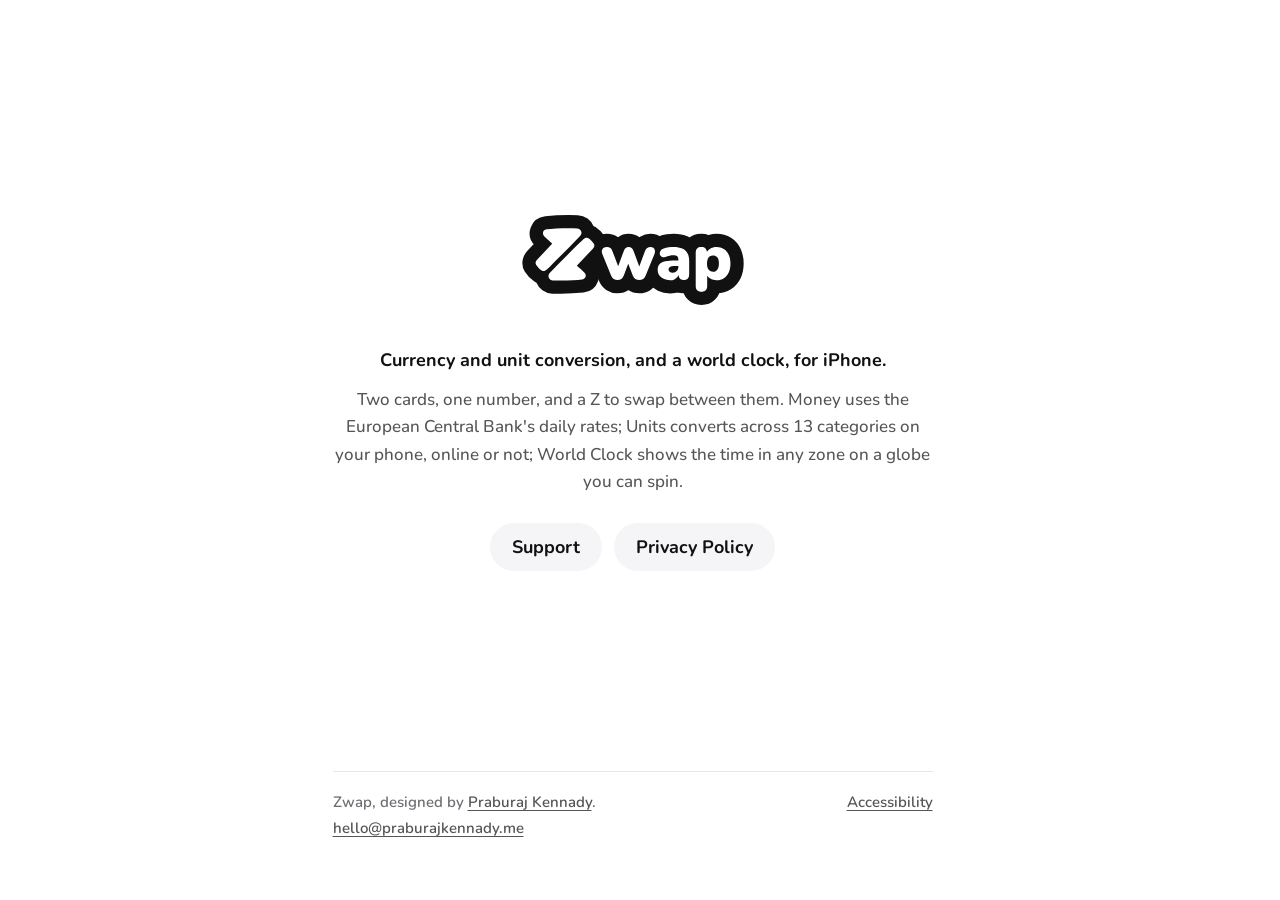
<file: index.html>
<!doctype html>
<html lang="en">
<head>
  <meta charset="utf-8">
  <meta name="viewport" content="width=device-width, initial-scale=1">
  <title>Zwap</title>
  <meta name="description" content="Currency and unit conversion, and a world clock, for iPhone.">
  <meta name="color-scheme" content="light dark">
  <link rel="icon" href="favicon.svg" type="image/svg+xml">
  <link rel="icon" href="favicon.png" type="image/png" sizes="64x64">
  <link rel="apple-touch-icon" href="apple-touch-icon.png">
  <link rel="preload" href="assets/fonts/Nunito-Medium.ttf" as="font" type="font/ttf" crossorigin>
  <link rel="preload" href="assets/fonts/Nunito-SemiBold.ttf" as="font" type="font/ttf" crossorigin>
  <link rel="preload" href="assets/fonts/Nunito-Bold.ttf" as="font" type="font/ttf" crossorigin>
  <link rel="preload" href="assets/fonts/Nunito-ExtraBold.ttf" as="font" type="font/ttf" crossorigin>
  <link rel="preload" href="assets/fonts/Nunito-Black.ttf" as="font" type="font/ttf" crossorigin>
  <link rel="stylesheet" href="assets/site.css">
  <link rel="expect" href="#site-footer" blocking="render">
  <script>
    // Names each change of page for the stylesheet: "zoom" to or from the home page or
    // Accessibility, and "slide-forward" or "slide-backward" between Support and Privacy,
    // the way the nav orders them.
    // The page before is read from the Navigation API, or the referrer; a back or forward
    // step without that API only fades, since the referrer can't say where it came from.
    (() => {
      const order = ["", "support", "privacy", "accessibility"];
      const place = (url) => order.indexOf(new URL(url, location.href).pathname.replace(/index\.html$/, "").split("/").filter(Boolean).pop() || "");
      const named = (from, to) => {
        const zooms = (page) => page === 0 || page === 3;
        return zooms(from) || zooms(to) ? "zoom" : to > from ? "slide-forward" : "slide-backward";
      };
      // Asked each time the page is shown: one the browser kept for Back comes back without
      // this script running again, and its referrer is then the page it first came from.
      let kept = false;
      addEventListener("pageshow", (event) => { kept = kept || event.persisted; });
      const before = () => {
        const activation = window.navigation && navigation.activation;
        const kind = activation ? activation.navigationType : (performance.getEntriesByType("navigation")[0] || {}).type;
        const from = activation ? activation.from && activation.from.url : (kept || kind === "back_forward" ? "" : document.referrer);
        return from && kind !== "reload" && new URL(from).origin === location.origin ? place(from) : -1;
      };
      if (before() >= 0) document.documentElement.dataset.arrived = "site";
      // The header is one fixed layer in every change. Only one scrolled out of view takes no
      // part: it would fly across the page to its place.
      const header = () => {
        const bar = document.querySelector(".site-header");
        const name = bar && bar.getBoundingClientRect().bottom <= 0 ? "none" : "";
        if (bar && bar.style.viewTransitionName !== name) bar.style.viewTransitionName = name;
      };
      // Arc loads no page of this site after the first: the next one is put in place of this
      // one (below). On Prabu's Mac (4 Oct 2026, Arc 1.164, Chromium 153) the whole page
      // blinked each time Arc loaded a page, with a transition and without one; changed in
      // place, it does not. Arc tells pages its theme colours, which is how it is known.
      // Where it does load a page, it gets no transition.
      const arc = () => {
        let known = false;
        try {
          known = sessionStorage.getItem("zwap-arc") === "1" || !!getComputedStyle(document.documentElement).getPropertyValue("--arc-palette-title").trim();
          if (known) sessionStorage.setItem("zwap-arc", "1");
        } catch (error) {}
        return known;
      };
      // Arc's colours reach a page only a second or two after it has loaded (they were still
      // missing 1.4s after a reload), so they are looked for until then, and the answer is
      // kept for the tab: a page loaded again knows at once.
      const looking = setInterval(() => { if (arc() || performance.now() > 5000) clearInterval(looking); }, 250);
      const off = (transition) => { transition.ready.catch(() => {}); transition.skipTransition(); };
      addEventListener("pageswap", (event) => {
        if (!event.viewTransition) return;
        if (arc()) off(event.viewTransition); else header();
      });
      addEventListener("pagereveal", (event) => {
        if (!event.viewTransition) return;
        if (arc()) { off(event.viewTransition); return; }
        header();
        const from = before(), here = place(location.href);
        if (from < 0 || here < 0 || from === here) return;
        event.viewTransition.types.add(named(from, here));
      });

      // A change made in place: the page asked for is fetched, its content takes the place
      // of this page's under the same transition, and the address, the title and the
      // browser's history follow as if it had been loaded. If anything fails, it is loaded.
      if (!window.navigation || !document.startViewTransition || !window.ViewTransition || !("types" in ViewTransition.prototype)) return;
      let shown = place(location.href);
      const pages = new Map();
      const address = (url) => { const at = new URL(url, location.href); return at.origin + at.pathname; };
      const fetched = (url) => {
        if (!pages.has(url)) {
          pages.set(url, fetch(url).then((reply) => reply.ok ? reply.text() : Promise.reject(new Error(reply.status))));
          pages.get(url).catch(() => pages.delete(url));
        }
        return pages.get(url);
      };
      const about = (page) => page.querySelector('meta[name="description"]');
      // A link pointed at or focused has its page fetched ahead, so the change starts at the click.
      const ahead = (event) => {
        const link = event.target.closest && event.target.closest("a[href]");
        if (link && link.origin === location.origin && place(link.href) >= 0 && place(link.href) !== shown && arc()) fetched(address(link.href));
      };
      addEventListener("pointerover", ahead);
      addEventListener("focusin", ahead);
      const change = async (event, there) => {
        try {
          const page = there === shown ? null : new DOMParser().parseFromString(await fetched(address(event.destination.url)), "text/html");
          if (event.signal.aborted) return;
          const next = page && page.querySelector(".page");
          if (page && !next) throw new Error("not a page of this site");
          const update = () => {
            if (next) {
              document.title = page.title;
              if (about(document) && about(page)) about(document).content = about(page).content;
              document.querySelector(".page").replaceWith(next);
              document.documentElement.dataset.arrived = "site";
            }
            // To the top, or back to where the page stood for a step back or forward.
            if (!event.signal.aborted) event.scroll();
            header();
          };
          header();
          const moving = next && !event.hasUAVisualTransition ? document.startViewTransition({ update, types: [named(shown, there)] }) : update();
          shown = there;
          // A change that another one overtakes ends early; that is not an error.
          if (moving) { moving.ready.catch(() => {}); moving.finished.catch(() => {}); await moving.updateCallbackDone; }
          // A loaded page is read from its start. Here focus goes to the new page's heading,
          // so a screen reader says where it now is and reads on from there.
          const heading = document.querySelector("h1");
          if (heading) {
            heading.tabIndex = -1;
            heading.addEventListener("blur", () => heading.removeAttribute("tabindex"), { once: true });
            heading.focus({ preventScroll: true });
          }
        } catch (error) {
          location.reload();
        }
      };
      navigation.addEventListener("navigate", (event) => {
        if (!event.canIntercept || event.hashChange || event.downloadRequest !== null || event.formData || event.navigationType === "reload") return;
        const there = place(event.destination.url);
        // A step back or forward between pages changed in place is answered in any browser:
        // for those the browser moves the address and nothing else. A new change is made in
        // place in Arc alone.
        if (there < 0 || (event.navigationType !== "traverse" && !arc())) return;
        // The address moves before the content does. Until then this page's links, written
        // relative to its own address, keep pointing where they did.
        if (there !== shown) for (const link of document.links) link.href = link.href;
        event.intercept({ scroll: "manual", focusReset: "manual", handler: () => change(event, there) });
      });
    })();
  </script>
</head>
<body>
  <div class="page home">
    
    <main>
      <section class="hero">
        <svg class="mark splash" viewBox="0 0 240 120" aria-hidden="true" focusable="false" xmlns="http://www.w3.org/2000/svg"><g class="splash-outline"><g class="z-travel"><g class="z-bump"><g class="z-turn z-turn-a"><g class="arrow arrow-top"><path d="M64.3334 28.3764C50.9128 27.9279 40.381 28.6226 33.5807 29.3691C30.1637 29.7442 28.681 33.7289 31.1541 36.1922C33.3161 38.3456 35.4899 40.2987 37.1219 41.7125C37.9383 42.4197 38.6202 42.9927 39.0983 43.3895C39.1771 43.4548 39.2504 43.5154 39.3178 43.5711L24.0564 59.7876C22.8589 61.06 22.0329 63.0002 23.0834 64.7646C24.3406 66.8761 26.6939 69.2797 28.7665 70.5941C30.5519 71.7264 32.5387 70.8611 33.8166 69.5915C35.1333 68.2834 36.4634 66.9638 37.8037 65.6343C47.4981 56.0169 57.7289 45.8672 67.3013 35.6999C69.872 32.9695 68.0882 28.5019 64.3334 28.3764Z"/></g><g class="arrow arrow-bottom"><path d="M69.1455 79.476C62.5588 80.1867 52.4617 80.8385 39.6359 80.4242C35.874 80.3025 34.0945 75.8255 36.6783 73.0994C46.3507 62.894 57.1634 52.2157 66.9242 42.5762C68.0821 41.4328 69.2337 40.2953 70.3584 39.1836C71.6357 37.9209 73.6181 37.0643 75.3951 38.1996C77.3741 39.4639 79.6025 41.7252 80.8283 43.7336C81.9057 45.4992 81.0743 47.4535 79.8649 48.728L63.7836 65.6752L63.9621 65.8221C64.4172 66.1975 65.0665 66.7404 65.8455 67.4109C67.4026 68.7513 69.4808 70.6055 71.5606 72.6567C74.0518 75.1137 72.5702 79.1066 69.1455 79.476Z"/></g></g><g class="z-turn z-turn-b"><path d="M64.3334 28.3764C50.9128 27.9279 40.381 28.6226 33.5807 29.3691C30.1637 29.7442 28.681 33.7289 31.1541 36.1922C33.3161 38.3456 35.4899 40.2987 37.1219 41.7125C37.9383 42.4197 38.6202 42.9927 39.0983 43.3895C39.1771 43.4548 39.2504 43.5154 39.3178 43.5711L24.0564 59.7876C22.8589 61.06 22.0329 63.0002 23.0834 64.7646C24.3406 66.8761 26.6939 69.2797 28.7665 70.5941C30.5519 71.7264 32.5387 70.8611 33.8166 69.5915C35.1333 68.2834 36.4634 66.9638 37.8037 65.6343C47.4981 56.0169 57.7289 45.8672 67.3013 35.6999C69.872 32.9695 68.0882 28.5019 64.3334 28.3764Z"/><path d="M69.1455 79.476C62.5588 80.1867 52.4617 80.8385 39.6359 80.4242C35.874 80.3025 34.0945 75.8255 36.6783 73.0994C46.3507 62.894 57.1634 52.2157 66.9242 42.5762C68.0821 41.4328 69.2337 40.2953 70.3584 39.1836C71.6357 37.9209 73.6181 37.0643 75.3951 38.1996C77.3741 39.4639 79.6025 41.7252 80.8283 43.7336C81.9057 45.4992 81.0743 47.4535 79.8649 48.728L63.7836 65.6752L63.9621 65.8221C64.4172 66.1975 65.0665 66.7404 65.8455 67.4109C67.4026 68.7513 69.4808 70.6055 71.5606 72.6567C74.0518 75.1137 72.5702 79.1066 69.1455 79.476Z"/></g></g></g><g class="bloom l-w"><path d="M126.274 66.4234L120.342 50.4195C119.912 49.2962 119.332 48.4538 118.601 47.8921C117.871 47.3305 116.883 47.0497 115.637 47.0497C114.476 47.0497 113.509 47.3305 112.736 47.8921C112.006 48.4106 111.425 49.253 110.996 50.4195L105.155 66.1758L99.6518 51.6508C98.9642 49.8363 98.1908 48.6266 97.3314 48.0217C96.472 47.3737 95.3763 47.0497 94.0442 47.0497C92.4973 47.0497 91.2727 47.3953 90.3703 48.0865C89.5109 48.7346 88.9953 49.6202 88.8234 50.7435C88.6515 51.8236 88.8449 53.0333 89.4035 54.3726L98.1693 75.6932C98.8139 77.2053 99.6733 78.3286 100.747 79.0631C101.822 79.7543 103.089 80.1 104.55 80.1C106.054 80.1 107.322 79.7327 108.353 78.9983C109.384 78.2206 110.201 77.0541 110.802 75.4988L115.21 63.8648L119.89 75.6284C120.535 77.1405 121.373 78.2638 122.404 78.9983C123.478 79.7327 124.768 80.1 126.271 80.1C127.732 80.1 129 79.7327 130.074 78.9983C131.149 78.2638 131.986 77.1405 132.588 75.6284L141.289 54.4374C141.848 53.1413 142.063 51.9316 141.934 50.8083C141.848 49.685 141.418 48.7778 140.645 48.0865C139.871 47.3953 138.754 47.0497 137.293 47.0497C136.219 47.0497 135.209 47.3521 134.264 47.9569C133.319 48.5186 132.545 49.6202 131.944 51.262L126.274 66.4234Z"/></g><g class="bloom l-a"><path d="M166.839 78.6094C166.053 77.7434 165.609 76.5327 165.508 74.9773C165.243 75.7446 164.87 76.4369 164.39 77.0541C163.616 78.0478 162.607 78.8255 161.36 79.3871C160.114 79.9487 158.696 80.2296 157.106 80.2296C154.657 80.2296 152.487 79.7759 150.597 78.8687C148.749 77.9614 147.288 76.7301 146.214 75.1748C145.182 73.5763 144.667 71.7618 144.667 69.7312C144.667 67.3983 145.268 65.5621 146.471 64.2228C147.675 62.8836 149.608 61.9331 152.272 61.3715C154.936 60.7666 158.481 60.4642 162.907 60.4642H165.357V59.5569C165.357 58.0016 164.948 56.8999 164.132 56.2519C163.359 55.6039 162.005 55.2798 160.071 55.2798C159.04 55.2798 157.88 55.4094 156.591 55.6687C155.302 55.8847 153.862 56.2951 152.272 56.8999C151.112 57.332 150.124 57.3968 149.307 57.0944C148.491 56.7919 147.846 56.2735 147.374 55.5391C146.944 54.8046 146.729 54.0053 146.729 53.1413C146.772 52.2772 147.052 51.4564 147.567 50.6787C148.126 49.9011 148.964 49.2962 150.081 48.8642C152.143 48.0865 154.034 47.5681 155.753 47.3089C157.515 47.0497 159.126 46.9201 160.587 46.9201C164.111 46.9201 167.011 47.4385 169.288 48.4754C171.609 49.469 173.328 51.0243 174.445 53.1413C175.605 55.215 176.185 57.8936 176.185 61.177V74.2675C176.185 76.1685 175.734 77.6158 174.831 78.6094C173.929 79.6031 172.619 80.1 170.9 80.1C169.138 80.1 167.784 79.6031 166.839 78.6094ZM158.718 66.2966C159.835 66.0374 161.232 65.9078 162.907 65.9078H165.357V67.0742C165.357 68.1975 165.099 69.1912 164.583 70.0553C164.068 70.8761 163.38 71.5242 162.521 71.9994C161.704 72.4746 160.759 72.7122 159.685 72.7122C158.353 72.7122 157.321 72.3882 156.591 71.7402C155.903 71.0921 155.56 70.2713 155.56 69.2776C155.56 68.4999 155.817 67.8735 156.333 67.3983C156.849 66.8798 157.644 66.5126 158.718 66.2966Z"/></g><g class="bloom l-p"><path d="M192.515 48.5402C193.325 49.3542 193.803 50.4583 193.949 51.8523C194.642 50.6122 195.668 49.573 197.027 48.7346C198.961 47.5249 201.152 46.9201 203.601 46.9201C206.351 46.9201 208.758 47.5897 210.82 48.929C212.926 50.2683 214.559 52.1692 215.719 54.6318C216.879 57.0944 217.459 60.0754 217.459 63.5748C217.459 66.9878 216.879 69.9472 215.719 72.453C214.559 74.9588 212.926 76.8813 210.82 78.2206C208.758 79.5599 206.351 80.2296 203.601 80.2296C201.238 80.2296 199.111 79.6679 197.22 78.5446C195.912 77.7675 194.903 76.825 194.191 75.7171V85.9323C194.191 87.8333 193.675 89.2806 192.644 90.2743C191.656 91.2679 190.238 91.7648 188.39 91.7648C186.585 91.7648 185.189 91.2679 184.201 90.2743C183.212 89.2806 182.718 87.8333 182.718 85.9323V52.8173C182.718 50.9595 183.191 49.5338 184.136 48.5402C185.124 47.5465 186.521 47.0497 188.326 47.0497C190.173 47.0497 191.57 47.5465 192.515 48.5402ZM203.021 70.8977C202.162 71.4593 201.152 71.7402 199.992 71.7402C198.23 71.7402 196.791 71.0921 195.673 69.796C194.556 68.4999 193.998 66.4262 193.998 63.5748C193.998 61.6307 194.255 60.0754 194.771 58.9089C195.287 57.6992 195.996 56.8135 196.898 56.2519C197.8 55.6903 198.832 55.4094 199.992 55.4094C201.711 55.4094 203.129 56.0575 204.246 57.3536C205.363 58.6065 205.922 60.6802 205.922 63.5748C205.922 65.4757 205.664 67.031 205.148 68.2407C204.633 69.4072 203.924 70.2929 203.021 70.8977Z"/></g></g><g class="splash-fill"><g class="bloom l-w"><path fill-rule="evenodd" d="M126.274 66.4234L120.342 50.4195C119.912 49.2962 119.332 48.4538 118.601 47.8921C117.871 47.3305 116.883 47.0497 115.637 47.0497C114.476 47.0497 113.509 47.3305 112.736 47.8921C112.006 48.4106 111.425 49.253 110.996 50.4195L105.155 66.1758L99.6518 51.6508C98.9642 49.8363 98.1908 48.6266 97.3314 48.0217C96.472 47.3737 95.3763 47.0497 94.0442 47.0497C92.4973 47.0497 91.2727 47.3953 90.3703 48.0865C89.5109 48.7346 88.9953 49.6202 88.8234 50.7435C88.6515 51.8236 88.8449 53.0333 89.4035 54.3726L98.1693 75.6932C98.8139 77.2053 99.6733 78.3286 100.747 79.0631C101.822 79.7543 103.089 80.1 104.55 80.1C106.054 80.1 107.322 79.7327 108.353 78.9983C109.384 78.2206 110.201 77.0541 110.802 75.4988L115.21 63.8648L119.89 75.6284C120.535 77.1405 121.373 78.2638 122.404 78.9983C123.478 79.7327 124.768 80.1 126.271 80.1C127.732 80.1 129 79.7327 130.074 78.9983C131.149 78.2638 131.986 77.1405 132.588 75.6284L141.289 54.4374C141.848 53.1413 142.063 51.9316 141.934 50.8083C141.848 49.685 141.418 48.7778 140.645 48.0865C139.871 47.3953 138.754 47.0497 137.293 47.0497C136.219 47.0497 135.209 47.3521 134.264 47.9569C133.319 48.5186 132.545 49.6202 131.944 51.262L126.274 66.4234Z"/></g><g class="bloom l-a"><path fill-rule="evenodd" d="M166.839 78.6094C166.053 77.7434 165.609 76.5327 165.508 74.9773C165.243 75.7446 164.87 76.4369 164.39 77.0541C163.616 78.0478 162.607 78.8255 161.36 79.3871C160.114 79.9487 158.696 80.2296 157.106 80.2296C154.657 80.2296 152.487 79.7759 150.597 78.8687C148.749 77.9614 147.288 76.7301 146.214 75.1748C145.182 73.5763 144.667 71.7618 144.667 69.7312C144.667 67.3983 145.268 65.5621 146.471 64.2228C147.675 62.8836 149.608 61.9331 152.272 61.3715C154.936 60.7666 158.481 60.4642 162.907 60.4642H165.357V59.5569C165.357 58.0016 164.948 56.8999 164.132 56.2519C163.359 55.6039 162.005 55.2798 160.071 55.2798C159.04 55.2798 157.88 55.4094 156.591 55.6687C155.302 55.8847 153.862 56.2951 152.272 56.8999C151.112 57.332 150.124 57.3968 149.307 57.0944C148.491 56.7919 147.846 56.2735 147.374 55.5391C146.944 54.8046 146.729 54.0053 146.729 53.1413C146.772 52.2772 147.052 51.4564 147.567 50.6787C148.126 49.9011 148.964 49.2962 150.081 48.8642C152.143 48.0865 154.034 47.5681 155.753 47.3089C157.515 47.0497 159.126 46.9201 160.587 46.9201C164.111 46.9201 167.011 47.4385 169.288 48.4754C171.609 49.469 173.328 51.0243 174.445 53.1413C175.605 55.215 176.185 57.8936 176.185 61.177V74.2675C176.185 76.1685 175.734 77.6158 174.831 78.6094C173.929 79.6031 172.619 80.1 170.9 80.1C169.138 80.1 167.784 79.6031 166.839 78.6094ZM158.718 66.2966C159.835 66.0374 161.232 65.9078 162.907 65.9078H165.357V67.0742C165.357 68.1975 165.099 69.1912 164.583 70.0553C164.068 70.8761 163.38 71.5242 162.521 71.9994C161.704 72.4746 160.759 72.7122 159.685 72.7122C158.353 72.7122 157.321 72.3882 156.591 71.7402C155.903 71.0921 155.56 70.2713 155.56 69.2776C155.56 68.4999 155.817 67.8735 156.333 67.3983C156.849 66.8798 157.644 66.5126 158.718 66.2966Z"/></g><g class="bloom l-p"><path fill-rule="evenodd" d="M192.515 48.5402C193.325 49.3542 193.803 50.4583 193.949 51.8523C194.642 50.6122 195.668 49.573 197.027 48.7346C198.961 47.5249 201.152 46.9201 203.601 46.9201C206.351 46.9201 208.758 47.5897 210.82 48.929C212.926 50.2683 214.559 52.1692 215.719 54.6318C216.879 57.0944 217.459 60.0754 217.459 63.5748C217.459 66.9878 216.879 69.9472 215.719 72.453C214.559 74.9588 212.926 76.8813 210.82 78.2206C208.758 79.5599 206.351 80.2296 203.601 80.2296C201.238 80.2296 199.111 79.6679 197.22 78.5446C195.912 77.7675 194.903 76.825 194.191 75.7171V85.9323C194.191 87.8333 193.675 89.2806 192.644 90.2743C191.656 91.2679 190.238 91.7648 188.39 91.7648C186.585 91.7648 185.189 91.2679 184.201 90.2743C183.212 89.2806 182.718 87.8333 182.718 85.9323V52.8173C182.718 50.9595 183.191 49.5338 184.136 48.5402C185.124 47.5465 186.521 47.0497 188.326 47.0497C190.173 47.0497 191.57 47.5465 192.515 48.5402ZM203.021 70.8977C202.162 71.4593 201.152 71.7402 199.992 71.7402C198.23 71.7402 196.791 71.0921 195.673 69.796C194.556 68.4999 193.998 66.4262 193.998 63.5748C193.998 61.6307 194.255 60.0754 194.771 58.9089C195.287 57.6992 195.996 56.8135 196.898 56.2519C197.8 55.6903 198.832 55.4094 199.992 55.4094C201.711 55.4094 203.129 56.0575 204.246 57.3536C205.363 58.6065 205.922 60.6802 205.922 63.5748C205.922 65.4757 205.664 67.031 205.148 68.2407C204.633 69.4072 203.924 70.2929 203.021 70.8977Z"/></g><g class="z-travel"><g class="z-bump"><g class="z-turn z-turn-a"><g class="arrow arrow-top"><path d="M64.3334 28.3764C50.9128 27.9279 40.381 28.6226 33.5807 29.3691C30.1637 29.7442 28.681 33.7289 31.1541 36.1922C33.3161 38.3456 35.4899 40.2987 37.1219 41.7125C37.9383 42.4197 38.6202 42.9927 39.0983 43.3895C39.1771 43.4548 39.2504 43.5154 39.3178 43.5711L24.0564 59.7876C22.8589 61.06 22.0329 63.0002 23.0834 64.7646C24.3406 66.8761 26.6939 69.2797 28.7665 70.5941C30.5519 71.7264 32.5387 70.8611 33.8166 69.5915C35.1333 68.2834 36.4634 66.9638 37.8037 65.6343C47.4981 56.0169 57.7289 45.8672 67.3013 35.6999C69.872 32.9695 68.0882 28.5019 64.3334 28.3764Z"/></g><g class="arrow arrow-bottom"><path d="M69.1455 79.476C62.5588 80.1867 52.4617 80.8385 39.6359 80.4242C35.874 80.3025 34.0945 75.8255 36.6783 73.0994C46.3507 62.894 57.1634 52.2157 66.9242 42.5762C68.0821 41.4328 69.2337 40.2953 70.3584 39.1836C71.6357 37.9209 73.6181 37.0643 75.3951 38.1996C77.3741 39.4639 79.6025 41.7252 80.8283 43.7336C81.9057 45.4992 81.0743 47.4535 79.8649 48.728L63.7836 65.6752L63.9621 65.8221C64.4172 66.1975 65.0665 66.7404 65.8455 67.4109C67.4026 68.7513 69.4808 70.6055 71.5606 72.6567C74.0518 75.1137 72.5702 79.1066 69.1455 79.476Z"/></g></g><g class="z-turn z-turn-b"><path d="M64.3334 28.3764C50.9128 27.9279 40.381 28.6226 33.5807 29.3691C30.1637 29.7442 28.681 33.7289 31.1541 36.1922C33.3161 38.3456 35.4899 40.2987 37.1219 41.7125C37.9383 42.4197 38.6202 42.9927 39.0983 43.3895C39.1771 43.4548 39.2504 43.5154 39.3178 43.5711L24.0564 59.7876C22.8589 61.06 22.0329 63.0002 23.0834 64.7646C24.3406 66.8761 26.6939 69.2797 28.7665 70.5941C30.5519 71.7264 32.5387 70.8611 33.8166 69.5915C35.1333 68.2834 36.4634 66.9638 37.8037 65.6343C47.4981 56.0169 57.7289 45.8672 67.3013 35.6999C69.872 32.9695 68.0882 28.5019 64.3334 28.3764Z"/><path d="M69.1455 79.476C62.5588 80.1867 52.4617 80.8385 39.6359 80.4242C35.874 80.3025 34.0945 75.8255 36.6783 73.0994C46.3507 62.894 57.1634 52.2157 66.9242 42.5762C68.0821 41.4328 69.2337 40.2953 70.3584 39.1836C71.6357 37.9209 73.6181 37.0643 75.3951 38.1996C77.3741 39.4639 79.6025 41.7252 80.8283 43.7336C81.9057 45.4992 81.0743 47.4535 79.8649 48.728L63.7836 65.6752L63.9621 65.8221C64.4172 66.1975 65.0665 66.7404 65.8455 67.4109C67.4026 68.7513 69.4808 70.6055 71.5606 72.6567C74.0518 75.1137 72.5702 79.1066 69.1455 79.476Z"/></g></g></g></g></svg>
        <h1>Zwap</h1>
        <p class="lede">Currency and unit conversion, and a world clock, for iPhone.</p>
        <p>Two cards, one number, and a Z to swap between them. Money uses the European Central Bank's daily rates; Units converts across 13 categories on your phone, online or not; World Clock shows the time in any zone on a globe you can spin.</p>
        <nav class="links" aria-label="Zwap pages"><a href="support/">Support</a><a href="privacy/">Privacy Policy</a></nav>
      </section>
    </main>
    <footer class="site-footer" id="site-footer">
      <p>Zwap, designed by <a href="https://praburajkennady.me">Praburaj Kennady</a>.</p>
      <p><a href="mailto:hello@praburajkennady.me">hello@praburajkennady.me</a></p>
      <p class="footer-pages"><a href="accessibility/">Accessibility</a></p>
    </footer>
  </div>
</body>
</html>
</file>
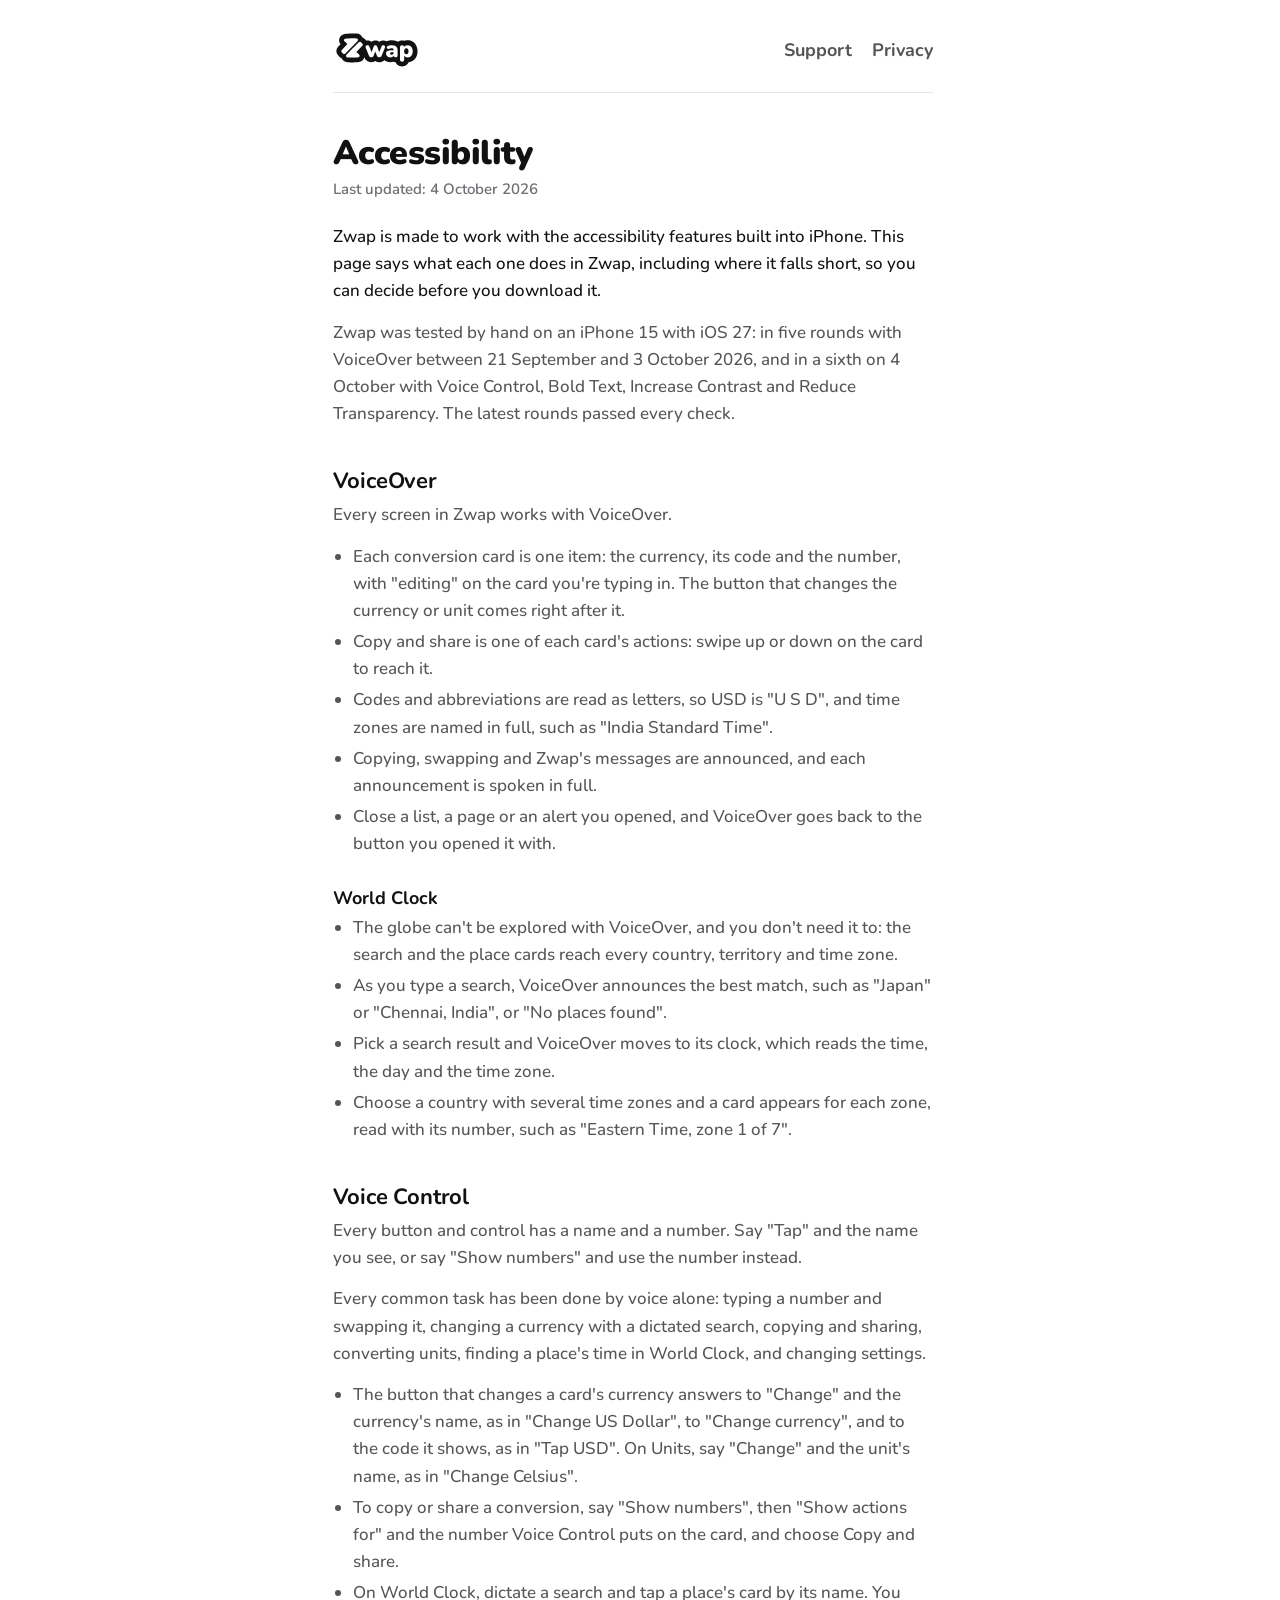
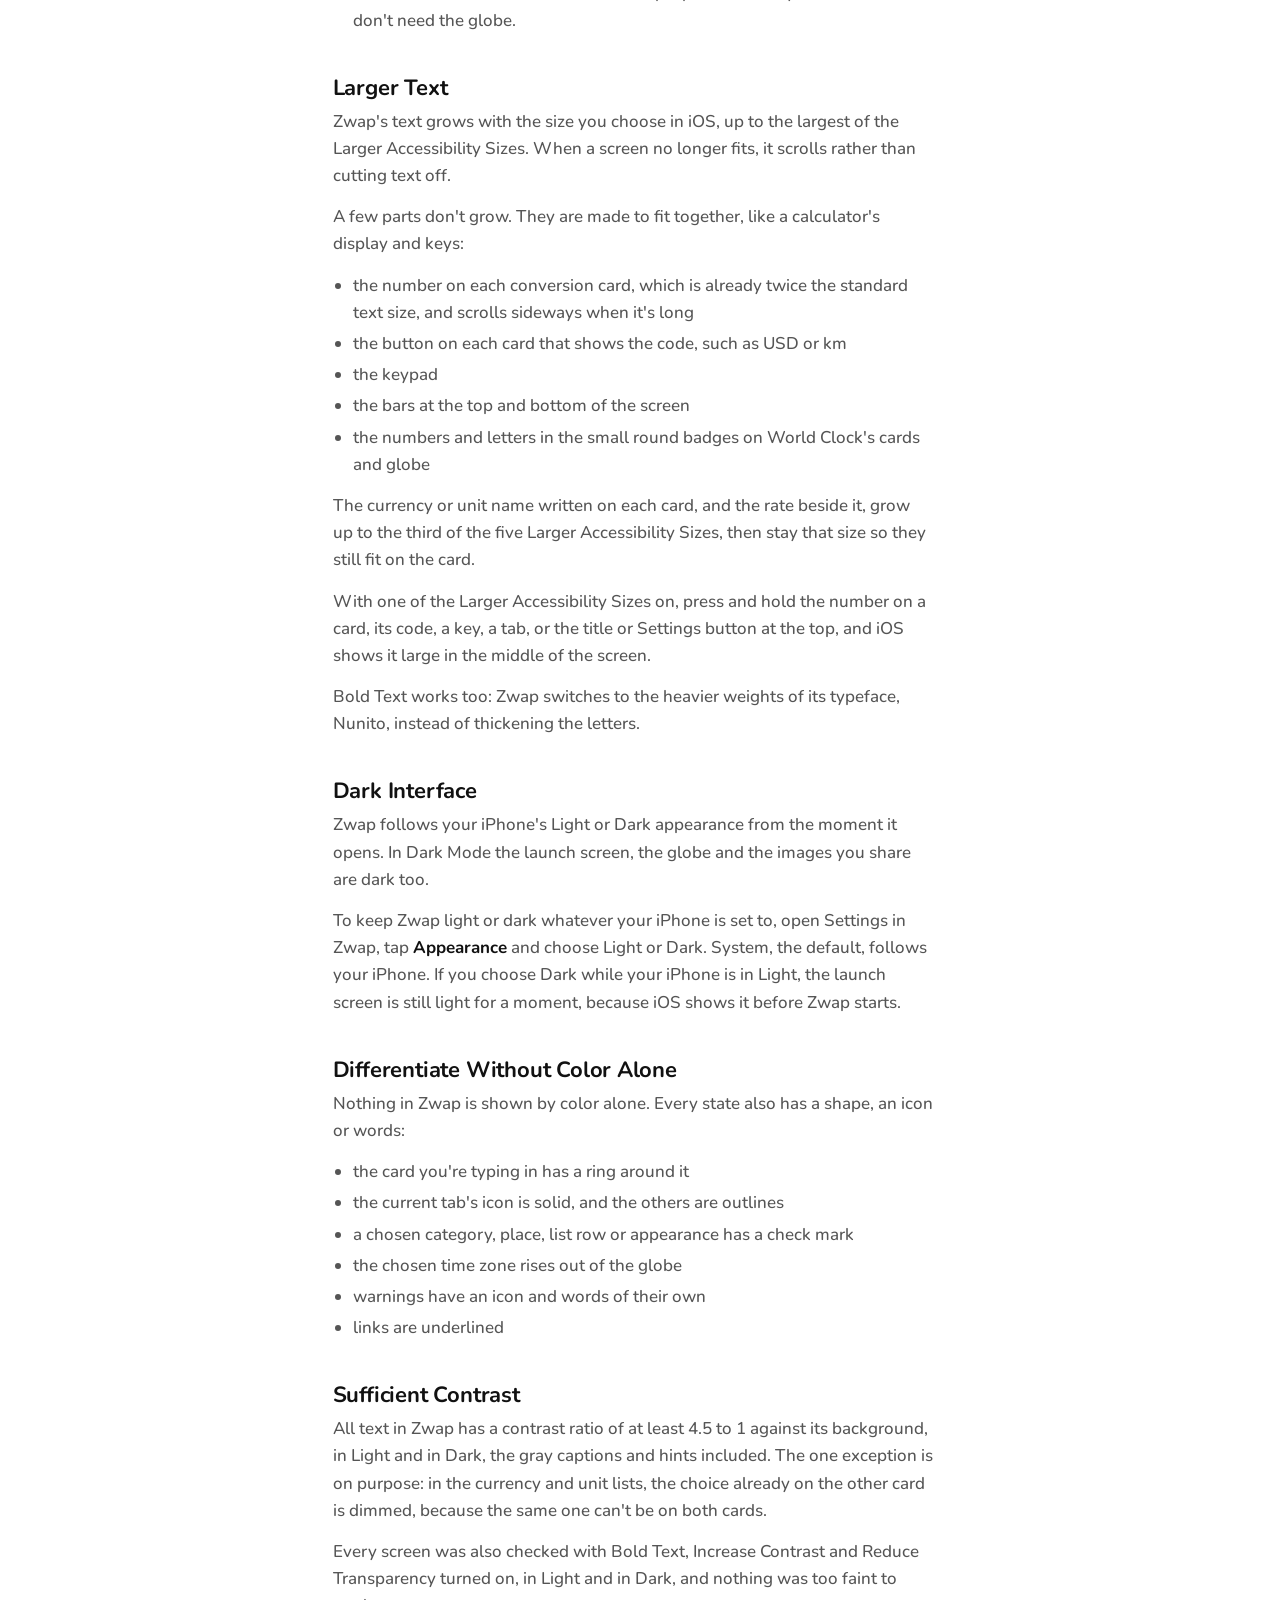
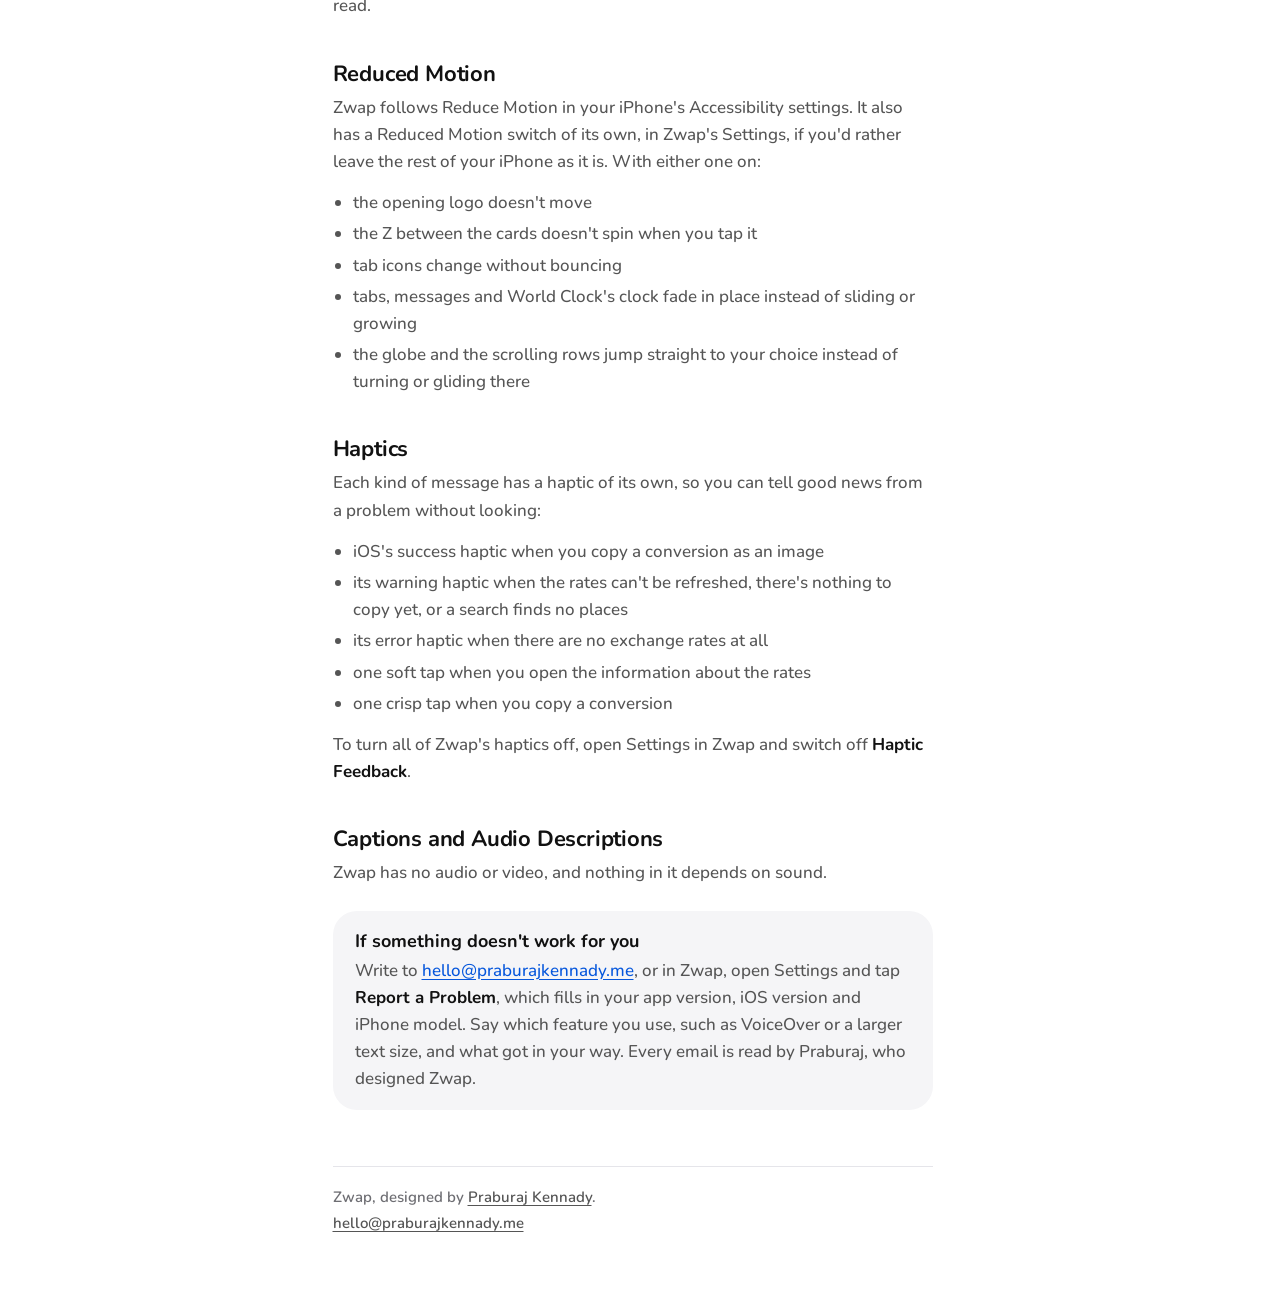
<file: accessibility/index.html>
<!doctype html>
<html lang="en">
<head>
  <meta charset="utf-8">
  <meta name="viewport" content="width=device-width, initial-scale=1">
  <title>Zwap Accessibility</title>
  <meta name="description" content="How Zwap works with VoiceOver, Voice Control, larger text and the other accessibility features of iPhone.">
  <meta name="color-scheme" content="light dark">
  <link rel="icon" href="../favicon.svg" type="image/svg+xml">
  <link rel="icon" href="../favicon.png" type="image/png" sizes="64x64">
  <link rel="apple-touch-icon" href="../apple-touch-icon.png">
  <link rel="preload" href="../assets/fonts/Nunito-Medium.ttf" as="font" type="font/ttf" crossorigin>
  <link rel="preload" href="../assets/fonts/Nunito-SemiBold.ttf" as="font" type="font/ttf" crossorigin>
  <link rel="preload" href="../assets/fonts/Nunito-Bold.ttf" as="font" type="font/ttf" crossorigin>
  <link rel="preload" href="../assets/fonts/Nunito-ExtraBold.ttf" as="font" type="font/ttf" crossorigin>
  <link rel="preload" href="../assets/fonts/Nunito-Black.ttf" as="font" type="font/ttf" crossorigin>
  <link rel="stylesheet" href="../assets/site.css">
  <link rel="expect" href="#site-footer" blocking="render">
  <script>
    // Names each change of page for the stylesheet: "zoom" to or from the home page or
    // Accessibility, and "slide-forward" or "slide-backward" between Support and Privacy,
    // the way the nav orders them.
    // The page before is read from the Navigation API, or the referrer; a back or forward
    // step without that API only fades, since the referrer can't say where it came from.
    (() => {
      const order = ["", "support", "privacy", "accessibility"];
      const place = (url) => order.indexOf(new URL(url, location.href).pathname.replace(/index\.html$/, "").split("/").filter(Boolean).pop() || "");
      const named = (from, to) => {
        const zooms = (page) => page === 0 || page === 3;
        return zooms(from) || zooms(to) ? "zoom" : to > from ? "slide-forward" : "slide-backward";
      };
      // Asked each time the page is shown: one the browser kept for Back comes back without
      // this script running again, and its referrer is then the page it first came from.
      let kept = false;
      addEventListener("pageshow", (event) => { kept = kept || event.persisted; });
      const before = () => {
        const activation = window.navigation && navigation.activation;
        const kind = activation ? activation.navigationType : (performance.getEntriesByType("navigation")[0] || {}).type;
        const from = activation ? activation.from && activation.from.url : (kept || kind === "back_forward" ? "" : document.referrer);
        return from && kind !== "reload" && new URL(from).origin === location.origin ? place(from) : -1;
      };
      if (before() >= 0) document.documentElement.dataset.arrived = "site";
      // The header is one fixed layer in every change. Only one scrolled out of view takes no
      // part: it would fly across the page to its place.
      const header = () => {
        const bar = document.querySelector(".site-header");
        const name = bar && bar.getBoundingClientRect().bottom <= 0 ? "none" : "";
        if (bar && bar.style.viewTransitionName !== name) bar.style.viewTransitionName = name;
      };
      // Arc loads no page of this site after the first: the next one is put in place of this
      // one (below). On Prabu's Mac (4 Oct 2026, Arc 1.164, Chromium 153) the whole page
      // blinked each time Arc loaded a page, with a transition and without one; changed in
      // place, it does not. Arc tells pages its theme colours, which is how it is known.
      // Where it does load a page, it gets no transition.
      const arc = () => {
        let known = false;
        try {
          known = sessionStorage.getItem("zwap-arc") === "1" || !!getComputedStyle(document.documentElement).getPropertyValue("--arc-palette-title").trim();
          if (known) sessionStorage.setItem("zwap-arc", "1");
        } catch (error) {}
        return known;
      };
      // Arc's colours reach a page only a second or two after it has loaded (they were still
      // missing 1.4s after a reload), so they are looked for until then, and the answer is
      // kept for the tab: a page loaded again knows at once.
      const looking = setInterval(() => { if (arc() || performance.now() > 5000) clearInterval(looking); }, 250);
      const off = (transition) => { transition.ready.catch(() => {}); transition.skipTransition(); };
      addEventListener("pageswap", (event) => {
        if (!event.viewTransition) return;
        if (arc()) off(event.viewTransition); else header();
      });
      addEventListener("pagereveal", (event) => {
        if (!event.viewTransition) return;
        if (arc()) { off(event.viewTransition); return; }
        header();
        const from = before(), here = place(location.href);
        if (from < 0 || here < 0 || from === here) return;
        event.viewTransition.types.add(named(from, here));
      });

      // A change made in place: the page asked for is fetched, its content takes the place
      // of this page's under the same transition, and the address, the title and the
      // browser's history follow as if it had been loaded. If anything fails, it is loaded.
      if (!window.navigation || !document.startViewTransition || !window.ViewTransition || !("types" in ViewTransition.prototype)) return;
      let shown = place(location.href);
      const pages = new Map();
      const address = (url) => { const at = new URL(url, location.href); return at.origin + at.pathname; };
      const fetched = (url) => {
        if (!pages.has(url)) {
          pages.set(url, fetch(url).then((reply) => reply.ok ? reply.text() : Promise.reject(new Error(reply.status))));
          pages.get(url).catch(() => pages.delete(url));
        }
        return pages.get(url);
      };
      const about = (page) => page.querySelector('meta[name="description"]');
      // A link pointed at or focused has its page fetched ahead, so the change starts at the click.
      const ahead = (event) => {
        const link = event.target.closest && event.target.closest("a[href]");
        if (link && link.origin === location.origin && place(link.href) >= 0 && place(link.href) !== shown && arc()) fetched(address(link.href));
      };
      addEventListener("pointerover", ahead);
      addEventListener("focusin", ahead);
      const change = async (event, there) => {
        try {
          const page = there === shown ? null : new DOMParser().parseFromString(await fetched(address(event.destination.url)), "text/html");
          if (event.signal.aborted) return;
          const next = page && page.querySelector(".page");
          if (page && !next) throw new Error("not a page of this site");
          const update = () => {
            if (next) {
              document.title = page.title;
              if (about(document) && about(page)) about(document).content = about(page).content;
              document.querySelector(".page").replaceWith(next);
              document.documentElement.dataset.arrived = "site";
            }
            // To the top, or back to where the page stood for a step back or forward.
            if (!event.signal.aborted) event.scroll();
            header();
          };
          header();
          const moving = next && !event.hasUAVisualTransition ? document.startViewTransition({ update, types: [named(shown, there)] }) : update();
          shown = there;
          // A change that another one overtakes ends early; that is not an error.
          if (moving) { moving.ready.catch(() => {}); moving.finished.catch(() => {}); await moving.updateCallbackDone; }
          // A loaded page is read from its start. Here focus goes to the new page's heading,
          // so a screen reader says where it now is and reads on from there.
          const heading = document.querySelector("h1");
          if (heading) {
            heading.tabIndex = -1;
            heading.addEventListener("blur", () => heading.removeAttribute("tabindex"), { once: true });
            heading.focus({ preventScroll: true });
          }
        } catch (error) {
          location.reload();
        }
      };
      navigation.addEventListener("navigate", (event) => {
        if (!event.canIntercept || event.hashChange || event.downloadRequest !== null || event.formData || event.navigationType === "reload") return;
        const there = place(event.destination.url);
        // A step back or forward between pages changed in place is answered in any browser:
        // for those the browser moves the address and nothing else. A new change is made in
        // place in Arc alone.
        if (there < 0 || (event.navigationType !== "traverse" && !arc())) return;
        // The address moves before the content does. Until then this page's links, written
        // relative to its own address, keep pointing where they did.
        if (there !== shown) for (const link of document.links) link.href = link.href;
        event.intercept({ scroll: "manual", focusReset: "manual", handler: () => change(event, there) });
      });
    })();
  </script>
</head>
<body>
  <div class="page">
    <header class="site-header">
      <a class="home-link" href="../" aria-label="Zwap home"><svg class="mark" viewBox="0 0 240 120" role="img" aria-label="Zwap" xmlns="http://www.w3.org/2000/svg"><path d="M35.0917 15.9143C42.3565 15.2399 52.4405 14.737 64.7718 15.1491C72.3185 15.4014 77.8459 19.9722 80.2882 25.8434C80.7121 26.04 81.1408 26.2529 81.5688 26.4949L82.4585 27.03L83.1399 27.4798C85.6836 29.2228 88.1925 31.6017 90.1961 34.1569C91.5562 33.9095 92.8597 33.8131 94.0456 33.8131L94.7039 33.8235C97.9224 33.926 101.56 34.8036 104.879 37.1814C104.901 37.1965 104.925 37.2103 104.946 37.2254C105.004 37.183 105.062 37.1406 105.121 37.0987C108.562 34.634 112.349 33.8131 115.638 33.8131L116.852 33.8493C119.743 34.0209 123.247 34.8544 126.467 37.2797C126.703 37.1134 126.947 36.9539 127.197 36.7963L127.195 36.7911C130.157 34.896 133.603 33.8133 137.293 33.8131C139.865 33.8131 143.228 34.2802 146.463 36.1009C148.856 35.255 151.314 34.5938 153.799 34.219C153.815 34.2166 153.833 34.2161 153.848 34.2138C156.11 33.8811 158.369 33.6839 160.588 33.6839C165.176 33.6839 169.989 34.33 174.446 36.2973C174.491 36.3169 174.539 36.3396 174.585 36.3594C174.63 36.3796 174.676 36.3983 174.721 36.4188C175.438 36.7357 176.133 37.0861 176.811 37.4658C180.522 34.6952 184.748 33.8131 188.327 33.8131L189.116 33.8286C191.042 33.8974 193.184 34.2302 195.329 35.0126C198.005 34.1135 200.789 33.6839 203.601 33.6839C208.532 33.6839 213.444 34.91 217.858 37.745C217.871 37.7532 217.886 37.7625 217.899 37.7708C217.92 37.7848 217.944 37.7982 217.966 37.8122C222.31 40.6042 225.506 44.4812 227.619 48.9666C229.815 53.6287 230.625 58.6534 230.625 63.5747C230.625 68.4749 229.792 73.422 227.655 78.038C225.561 82.5608 222.364 86.5052 217.963 89.3346C217.941 89.3491 217.918 89.3642 217.896 89.3786C217.884 89.3865 217.872 89.3966 217.86 89.4044C214.171 91.7745 210.132 93.0151 206.026 93.3596C205.19 95.5409 203.891 97.6968 201.95 99.6257L201.955 99.6309C201.927 99.6595 201.894 99.6852 201.865 99.7136C201.828 99.7508 201.793 99.7929 201.755 99.8299L201.75 99.8247C197.61 103.861 192.499 105 188.391 105C184.156 105 179.009 103.772 174.891 99.6309C172.954 97.6833 171.675 95.5119 170.853 93.3337C168.875 93.3294 166.697 93.0456 164.52 92.3178C162.035 93.1266 159.525 93.4655 157.106 93.4655C153.025 93.4654 148.862 92.7026 144.925 90.8133C144.89 90.7964 144.855 90.7788 144.82 90.7616C143.151 89.9424 141.568 88.946 140.104 87.7707C139.32 88.5452 138.45 89.2779 137.478 89.9421C133.954 92.351 130.032 93.3363 126.271 93.3363C122.685 93.3362 118.867 92.4552 115.381 90.1903C111.882 92.4907 108.055 93.3363 104.55 93.3363C100.949 93.3362 97.1377 92.4555 93.6496 90.211C93.5466 90.1447 93.4447 90.0759 93.3436 90.0068C89.7133 87.5246 87.4474 84.1389 86.0689 80.9048C86.0468 80.853 86.0234 80.8018 86.002 80.7497L85.5057 79.5425C83.8283 86.1962 78.2315 91.8071 70.5499 92.6357C63.4056 93.4065 52.6966 94.0872 39.2138 93.6517C31.598 93.4055 26.0416 88.7682 23.628 82.8333C23.0047 82.5328 22.3744 82.1892 21.7431 81.7889C17.9576 79.3883 14.1256 75.4912 11.7863 71.5625C6.21425 62.2035 11.6633 53.6963 14.4915 50.6909L20.6117 44.1869C11.7961 33.4788 18.8358 17.6734 32.1525 16.2116L35.0917 15.9143Z" class="outline"/><path fill-rule="evenodd" clip-rule="evenodd" d="M64.3334 28.3764C50.9128 27.9279 40.381 28.6226 33.5807 29.3691C30.1637 29.7442 28.681 33.7289 31.1541 36.1922C33.3161 38.3456 35.4899 40.2987 37.1219 41.7125C37.9383 42.4197 38.6202 42.9927 39.0983 43.3895C39.1771 43.4548 39.2504 43.5154 39.3178 43.5711L24.0564 59.7876C22.8589 61.06 22.0329 63.0002 23.0834 64.7646C24.3406 66.8761 26.6939 69.2797 28.7665 70.5941C30.5519 71.7264 32.5387 70.8611 33.8166 69.5915C35.1333 68.2834 36.4634 66.9638 37.8037 65.6343C47.4981 56.0169 57.7289 45.8672 67.3013 35.6999C69.872 32.9695 68.0882 28.5019 64.3334 28.3764ZM69.1455 79.476C62.5588 80.1867 52.4617 80.8385 39.6359 80.4242C35.874 80.3025 34.0945 75.8255 36.6783 73.0994C46.3507 62.894 57.1634 52.2157 66.9242 42.5762C68.0821 41.4328 69.2337 40.2953 70.3584 39.1836C71.6357 37.9209 73.6181 37.0643 75.3951 38.1996C77.3741 39.4639 79.6025 41.7252 80.8283 43.7336C81.9057 45.4992 81.0743 47.4535 79.8649 48.728L63.7836 65.6752L63.9621 65.8221C64.4172 66.1975 65.0665 66.7404 65.8455 67.4109C67.4026 68.7513 69.4808 70.6055 71.5606 72.6567C74.0518 75.1137 72.5702 79.1066 69.1455 79.476Z" class="shape"/><path d="M126.274 66.4234L120.342 50.4195C119.912 49.2962 119.332 48.4538 118.601 47.8921C117.871 47.3305 116.883 47.0497 115.637 47.0497C114.476 47.0497 113.509 47.3305 112.736 47.8921C112.006 48.4106 111.425 49.253 110.996 50.4195L105.155 66.1758L99.6518 51.6508C98.9642 49.8363 98.1908 48.6266 97.3314 48.0217C96.472 47.3737 95.3763 47.0497 94.0442 47.0497C92.4973 47.0497 91.2727 47.3953 90.3703 48.0865C89.5109 48.7346 88.9953 49.6202 88.8234 50.7435C88.6515 51.8236 88.8449 53.0333 89.4035 54.3726L98.1693 75.6932C98.8139 77.2053 99.6733 78.3286 100.747 79.0631C101.822 79.7543 103.089 80.1 104.55 80.1C106.054 80.1 107.322 79.7327 108.353 78.9983C109.384 78.2206 110.201 77.0541 110.802 75.4988L115.21 63.8648L119.89 75.6284C120.535 77.1405 121.373 78.2638 122.404 78.9983C123.478 79.7327 124.768 80.1 126.271 80.1C127.732 80.1 129 79.7327 130.074 78.9983C131.149 78.2638 131.986 77.1405 132.588 75.6284L141.289 54.4374C141.848 53.1413 142.063 51.9316 141.934 50.8083C141.848 49.685 141.418 48.7778 140.645 48.0865C139.871 47.3953 138.754 47.0497 137.293 47.0497C136.219 47.0497 135.209 47.3521 134.264 47.9569C133.319 48.5186 132.545 49.6202 131.944 51.262L126.274 66.4234Z" class="shape"/><path fill-rule="evenodd" clip-rule="evenodd" d="M166.839 78.6094C166.053 77.7434 165.609 76.5327 165.508 74.9773C165.243 75.7446 164.87 76.4369 164.39 77.0541C163.616 78.0478 162.607 78.8255 161.36 79.3871C160.114 79.9487 158.696 80.2296 157.106 80.2296C154.657 80.2296 152.487 79.7759 150.597 78.8687C148.749 77.9614 147.288 76.7301 146.214 75.1748C145.182 73.5763 144.667 71.7618 144.667 69.7312C144.667 67.3983 145.268 65.5621 146.471 64.2228C147.675 62.8836 149.608 61.9331 152.272 61.3715C154.936 60.7666 158.481 60.4642 162.907 60.4642H165.357V59.5569C165.357 58.0016 164.948 56.8999 164.132 56.2519C163.359 55.6039 162.005 55.2798 160.071 55.2798C159.04 55.2798 157.88 55.4094 156.591 55.6687C155.302 55.8847 153.862 56.2951 152.272 56.8999C151.112 57.332 150.124 57.3968 149.307 57.0944C148.491 56.7919 147.846 56.2735 147.374 55.5391C146.944 54.8046 146.729 54.0053 146.729 53.1413C146.772 52.2772 147.052 51.4564 147.567 50.6787C148.126 49.9011 148.964 49.2962 150.081 48.8642C152.143 48.0865 154.034 47.5681 155.753 47.3089C157.515 47.0497 159.126 46.9201 160.587 46.9201C164.111 46.9201 167.011 47.4385 169.288 48.4754C171.609 49.469 173.328 51.0243 174.445 53.1413C175.605 55.215 176.185 57.8936 176.185 61.177V74.2675C176.185 76.1685 175.734 77.6158 174.831 78.6094C173.929 79.6031 172.619 80.1 170.9 80.1C169.138 80.1 167.784 79.6031 166.839 78.6094ZM158.718 66.2966C159.835 66.0374 161.232 65.9078 162.907 65.9078H165.357V67.0742C165.357 68.1975 165.099 69.1912 164.583 70.0553C164.068 70.8761 163.38 71.5242 162.521 71.9994C161.704 72.4746 160.759 72.7122 159.685 72.7122C158.353 72.7122 157.321 72.3882 156.591 71.7402C155.903 71.0921 155.56 70.2713 155.56 69.2776C155.56 68.4999 155.817 67.8735 156.333 67.3983C156.849 66.8798 157.644 66.5126 158.718 66.2966Z" class="shape"/><path fill-rule="evenodd" clip-rule="evenodd" d="M192.515 48.5402C193.325 49.3542 193.803 50.4583 193.949 51.8523C194.642 50.6122 195.668 49.573 197.027 48.7346C198.961 47.5249 201.152 46.9201 203.601 46.9201C206.351 46.9201 208.758 47.5897 210.82 48.929C212.926 50.2683 214.559 52.1692 215.719 54.6318C216.879 57.0944 217.459 60.0754 217.459 63.5748C217.459 66.9878 216.879 69.9472 215.719 72.453C214.559 74.9588 212.926 76.8813 210.82 78.2206C208.758 79.5599 206.351 80.2296 203.601 80.2296C201.238 80.2296 199.111 79.6679 197.22 78.5446C195.912 77.7675 194.903 76.825 194.191 75.7171V85.9323C194.191 87.8333 193.675 89.2806 192.644 90.2743C191.656 91.2679 190.238 91.7648 188.39 91.7648C186.585 91.7648 185.189 91.2679 184.201 90.2743C183.212 89.2806 182.718 87.8333 182.718 85.9323V52.8173C182.718 50.9595 183.191 49.5338 184.136 48.5402C185.124 47.5465 186.521 47.0497 188.326 47.0497C190.173 47.0497 191.57 47.5465 192.515 48.5402ZM203.021 70.8977C202.162 71.4593 201.152 71.7402 199.992 71.7402C198.23 71.7402 196.791 71.0921 195.673 69.796C194.556 68.4999 193.998 66.4262 193.998 63.5748C193.998 61.6307 194.255 60.0754 194.771 58.9089C195.287 57.6992 195.996 56.8135 196.898 56.2519C197.8 55.6903 198.832 55.4094 199.992 55.4094C201.711 55.4094 203.129 56.0575 204.246 57.3536C205.363 58.6065 205.922 60.6802 205.922 63.5748C205.922 65.4757 205.664 67.031 205.148 68.2407C204.633 69.4072 203.924 70.2929 203.021 70.8977Z" class="shape"/></svg></a>
      <nav class="site-nav" aria-label="Site"><a href="../support/">Support</a><a href="../privacy/">Privacy</a></nav>
    </header>
    <main>
      <h1>Accessibility</h1>
      <p class="meta">Last updated: 4 October 2026</p>
      <p class="lede">Zwap is made to work with the accessibility features built into iPhone. This page says what each one does in Zwap, including where it falls short, so you can decide before you download it.</p>
      <p>Zwap was tested by hand on an iPhone 15 with iOS 27: in five rounds with VoiceOver between 21 September and 3 October 2026, and in a sixth on 4 October with Voice Control, Bold Text, Increase Contrast and Reduce Transparency. The latest rounds passed every check.</p>
      <h2>VoiceOver</h2>
      <p>Every screen in Zwap works with VoiceOver.</p>
      <ul>
        <li>Each conversion card is one item: the currency, its code and the number, with "editing" on the card you're typing in. The button that changes the currency or unit comes right after it.</li>
        <li>Copy and share is one of each card's actions: swipe up or down on the card to reach it.</li>
        <li>Codes and abbreviations are read as letters, so USD is "U S D", and time zones are named in full, such as "India Standard Time".</li>
        <li>Copying, swapping and Zwap's messages are announced, and each announcement is spoken in full.</li>
        <li>Close a list, a page or an alert you opened, and VoiceOver goes back to the button you opened it with.</li>
      </ul>
      <h3>World Clock</h3>
      <ul>
        <li>The globe can't be explored with VoiceOver, and you don't need it to: the search and the place cards reach every country, territory and time zone.</li>
        <li>As you type a search, VoiceOver announces the best match, such as "Japan" or "Chennai, India", or "No places found".</li>
        <li>Pick a search result and VoiceOver moves to its clock, which reads the time, the day and the time zone.</li>
        <li>Choose a country with several time zones and a card appears for each zone, read with its number, such as "Eastern Time, zone 1 of 7".</li>
      </ul>
      <h2>Voice Control</h2>
      <p>Every button and control has a name and a number. Say "Tap" and the name you see, or say "Show numbers" and use the number instead.</p>
      <p>Every common task has been done by voice alone: typing a number and swapping it, changing a currency with a dictated search, copying and sharing, converting units, finding a place's time in World Clock, and changing settings.</p>
      <ul>
        <li>The button that changes a card's currency answers to "Change" and the currency's name, as in "Change US Dollar", to "Change currency", and to the code it shows, as in "Tap USD". On Units, say "Change" and the unit's name, as in "Change Celsius".</li>
        <li>To copy or share a conversion, say "Show numbers", then "Show actions for" and the number Voice Control puts on the card, and choose Copy and share.</li>
        <li>On World Clock, dictate a search and tap a place's card by its name. You don't need the globe.</li>
      </ul>
      <h2>Larger Text</h2>
      <p>Zwap's text grows with the size you choose in iOS, up to the largest of the Larger Accessibility Sizes. When a screen no longer fits, it scrolls rather than cutting text off.</p>
      <p>A few parts don't grow. They are made to fit together, like a calculator's display and keys:</p>
      <ul>
        <li>the number on each conversion card, which is already twice the standard text size, and scrolls sideways when it's long</li>
        <li>the button on each card that shows the code, such as USD or km</li>
        <li>the keypad</li>
        <li>the bars at the top and bottom of the screen</li>
        <li>the numbers and letters in the small round badges on World Clock's cards and globe</li>
      </ul>
      <p>The currency or unit name written on each card, and the rate beside it, grow up to the third of the five Larger Accessibility Sizes, then stay that size so they still fit on the card.</p>
      <p>With one of the Larger Accessibility Sizes on, press and hold the number on a card, its code, a key, a tab, or the title or Settings button at the top, and iOS shows it large in the middle of the screen.</p>
      <p>Bold Text works too: Zwap switches to the heavier weights of its typeface, Nunito, instead of thickening the letters.</p>
      <h2>Dark Interface</h2>
      <p>Zwap follows your iPhone's Light or Dark appearance from the moment it opens. In Dark Mode the launch screen, the globe and the images you share are dark too.</p>
      <p>To keep Zwap light or dark whatever your iPhone is set to, open Settings in Zwap, tap <strong>Appearance</strong> and choose Light or Dark. System, the default, follows your iPhone. If you choose Dark while your iPhone is in Light, the launch screen is still light for a moment, because iOS shows it before Zwap starts.</p>
      <h2>Differentiate Without Color Alone</h2>
      <p>Nothing in Zwap is shown by color alone. Every state also has a shape, an icon or words:</p>
      <ul>
        <li>the card you're typing in has a ring around it</li>
        <li>the current tab's icon is solid, and the others are outlines</li>
        <li>a chosen category, place, list row or appearance has a check mark</li>
        <li>the chosen time zone rises out of the globe</li>
        <li>warnings have an icon and words of their own</li>
        <li>links are underlined</li>
      </ul>
      <h2>Sufficient Contrast</h2>
      <p>All text in Zwap has a contrast ratio of at least 4.5 to 1 against its background, in Light and in Dark, the gray captions and hints included. The one exception is on purpose: in the currency and unit lists, the choice already on the other card is dimmed, because the same one can't be on both cards.</p>
      <p>Every screen was also checked with Bold Text, Increase Contrast and Reduce Transparency turned on, in Light and in Dark, and nothing was too faint to read.</p>
      <h2>Reduced Motion</h2>
      <p>Zwap follows Reduce Motion in your iPhone's Accessibility settings. It also has a Reduced Motion switch of its own, in Zwap's Settings, if you'd rather leave the rest of your iPhone as it is. With either one on:</p>
      <ul>
        <li>the opening logo doesn't move</li>
        <li>the Z between the cards doesn't spin when you tap it</li>
        <li>tab icons change without bouncing</li>
        <li>tabs, messages and World Clock's clock fade in place instead of sliding or growing</li>
        <li>the globe and the scrolling rows jump straight to your choice instead of turning or gliding there</li>
      </ul>
      <h2>Haptics</h2>
      <p>Each kind of message has a haptic of its own, so you can tell good news from a problem without looking:</p>
      <ul>
        <li>iOS's success haptic when you copy a conversion as an image</li>
        <li>its warning haptic when the rates can't be refreshed, there's nothing to copy yet, or a search finds no places</li>
        <li>its error haptic when there are no exchange rates at all</li>
        <li>one soft tap when you open the information about the rates</li>
        <li>one crisp tap when you copy a conversion</li>
      </ul>
      <p>To turn all of Zwap's haptics off, open Settings in Zwap and switch off <strong>Haptic Feedback</strong>.</p>
      <h2>Captions and Audio Descriptions</h2>
      <p>Zwap has no audio or video, and nothing in it depends on sound.</p>
      <div class="card">
        <h2>If something doesn't work for you</h2>
        <p>Write to <a href="mailto:hello@praburajkennady.me">hello@praburajkennady.me</a>, or in Zwap, open Settings and tap <strong>Report a Problem</strong>, which fills in your app version, iOS version and iPhone model. Say which feature you use, such as VoiceOver or a larger text size, and what got in your way. Every email is read by Praburaj, who designed Zwap.</p>
      </div>
    </main>
    <footer class="site-footer" id="site-footer">
      <p>Zwap, designed by <a href="https://praburajkennady.me">Praburaj Kennady</a>.</p>
      <p><a href="mailto:hello@praburajkennady.me">hello@praburajkennady.me</a></p>
    </footer>
  </div>
</body>
</html>
</file>
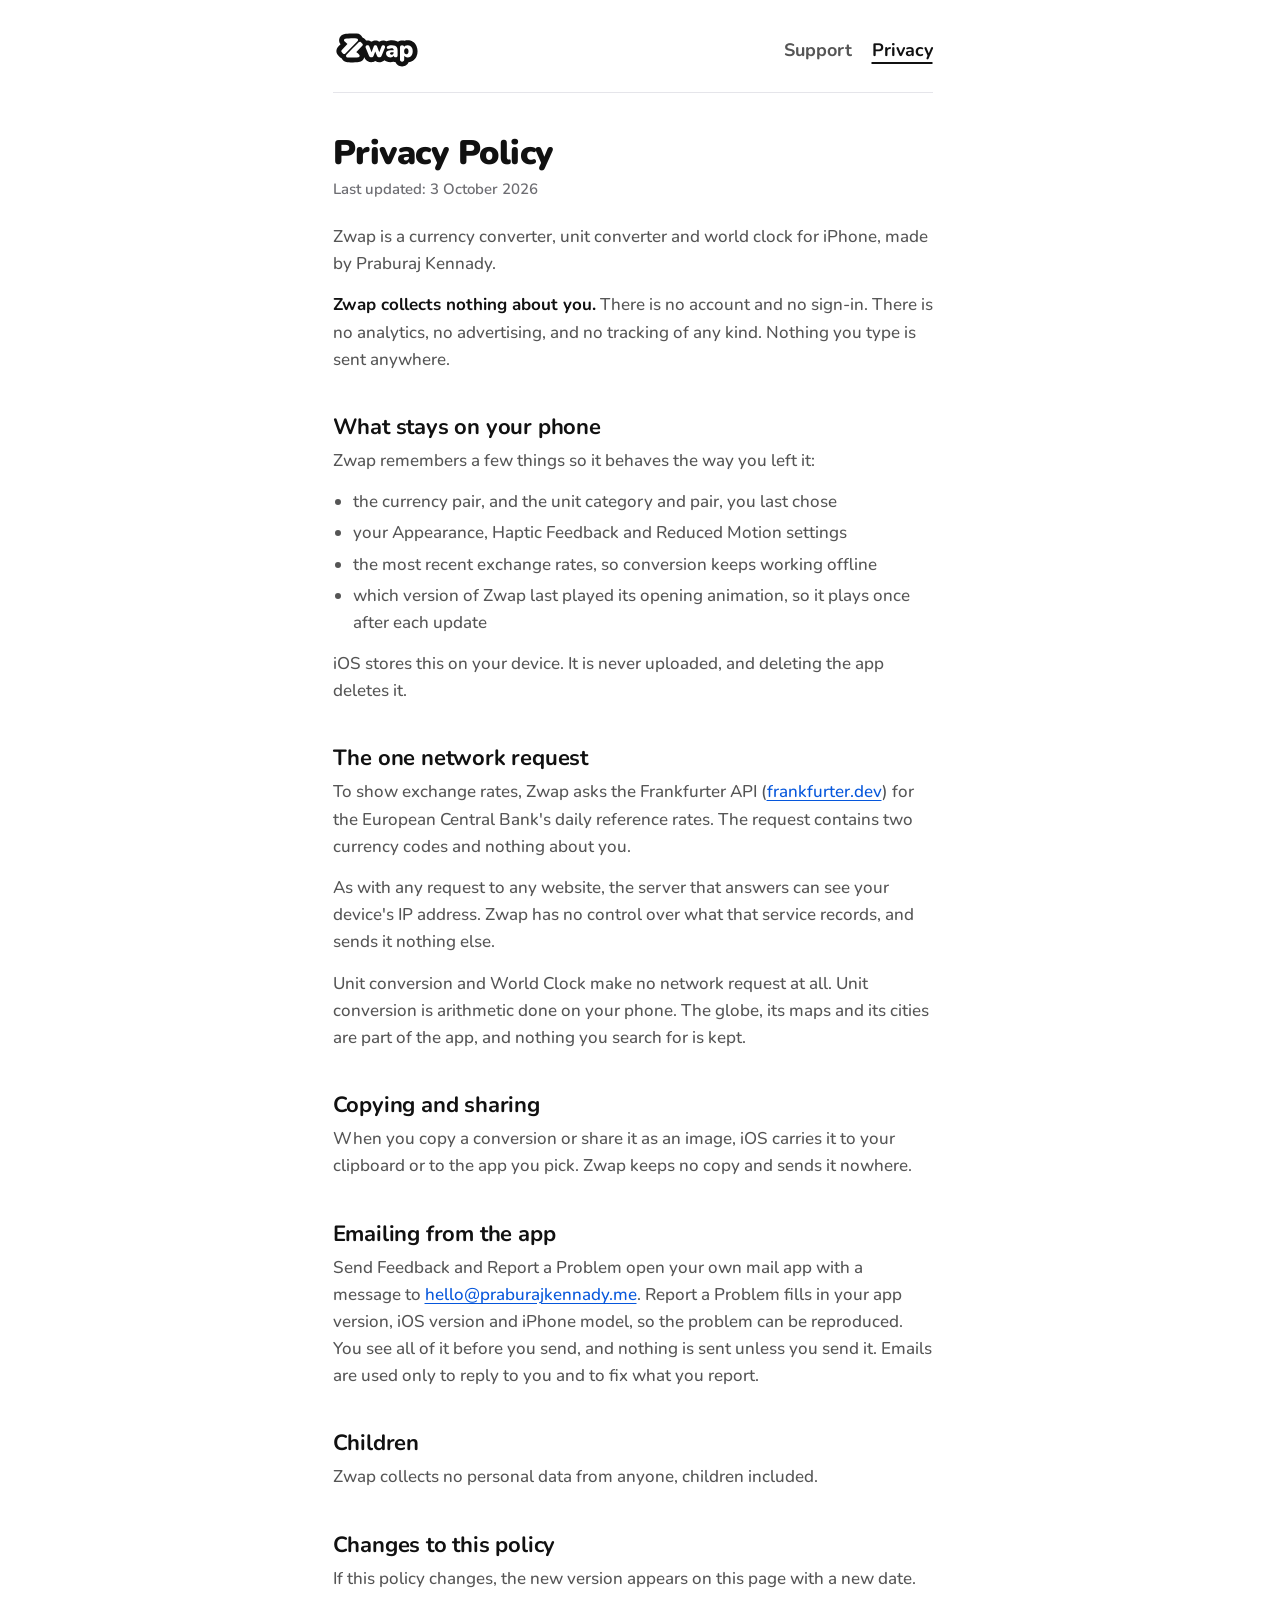
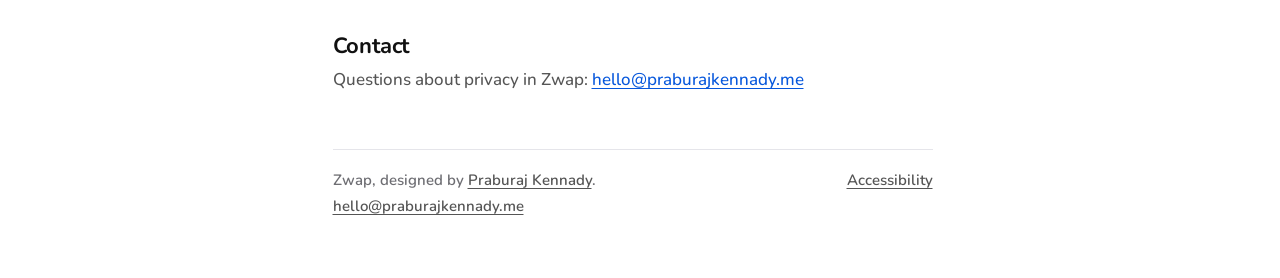
<file: privacy/index.html>
<!doctype html>
<html lang="en">
<head>
  <meta charset="utf-8">
  <meta name="viewport" content="width=device-width, initial-scale=1">
  <title>Zwap Privacy Policy</title>
  <meta name="description" content="Zwap collects nothing about you: no account, no analytics, no tracking.">
  <meta name="color-scheme" content="light dark">
  <link rel="icon" href="../favicon.svg" type="image/svg+xml">
  <link rel="icon" href="../favicon.png" type="image/png" sizes="64x64">
  <link rel="apple-touch-icon" href="../apple-touch-icon.png">
  <link rel="preload" href="../assets/fonts/Nunito-Medium.ttf" as="font" type="font/ttf" crossorigin>
  <link rel="preload" href="../assets/fonts/Nunito-SemiBold.ttf" as="font" type="font/ttf" crossorigin>
  <link rel="preload" href="../assets/fonts/Nunito-Bold.ttf" as="font" type="font/ttf" crossorigin>
  <link rel="preload" href="../assets/fonts/Nunito-ExtraBold.ttf" as="font" type="font/ttf" crossorigin>
  <link rel="preload" href="../assets/fonts/Nunito-Black.ttf" as="font" type="font/ttf" crossorigin>
  <link rel="stylesheet" href="../assets/site.css">
  <link rel="expect" href="#site-footer" blocking="render">
  <script>
    // Names each change of page for the stylesheet: "zoom" to or from the home page or
    // Accessibility, and "slide-forward" or "slide-backward" between Support and Privacy,
    // the way the nav orders them.
    // The page before is read from the Navigation API, or the referrer; a back or forward
    // step without that API only fades, since the referrer can't say where it came from.
    (() => {
      const order = ["", "support", "privacy", "accessibility"];
      const place = (url) => order.indexOf(new URL(url, location.href).pathname.replace(/index\.html$/, "").split("/").filter(Boolean).pop() || "");
      const named = (from, to) => {
        const zooms = (page) => page === 0 || page === 3;
        return zooms(from) || zooms(to) ? "zoom" : to > from ? "slide-forward" : "slide-backward";
      };
      // Asked each time the page is shown: one the browser kept for Back comes back without
      // this script running again, and its referrer is then the page it first came from.
      let kept = false;
      addEventListener("pageshow", (event) => { kept = kept || event.persisted; });
      const before = () => {
        const activation = window.navigation && navigation.activation;
        const kind = activation ? activation.navigationType : (performance.getEntriesByType("navigation")[0] || {}).type;
        const from = activation ? activation.from && activation.from.url : (kept || kind === "back_forward" ? "" : document.referrer);
        return from && kind !== "reload" && new URL(from).origin === location.origin ? place(from) : -1;
      };
      if (before() >= 0) document.documentElement.dataset.arrived = "site";
      // The header is one fixed layer in every change. Only one scrolled out of view takes no
      // part: it would fly across the page to its place.
      const header = () => {
        const bar = document.querySelector(".site-header");
        const name = bar && bar.getBoundingClientRect().bottom <= 0 ? "none" : "";
        if (bar && bar.style.viewTransitionName !== name) bar.style.viewTransitionName = name;
      };
      // Arc loads no page of this site after the first: the next one is put in place of this
      // one (below). On Prabu's Mac (4 Oct 2026, Arc 1.164, Chromium 153) the whole page
      // blinked each time Arc loaded a page, with a transition and without one; changed in
      // place, it does not. Arc tells pages its theme colours, which is how it is known.
      // Where it does load a page, it gets no transition.
      const arc = () => {
        let known = false;
        try {
          known = sessionStorage.getItem("zwap-arc") === "1" || !!getComputedStyle(document.documentElement).getPropertyValue("--arc-palette-title").trim();
          if (known) sessionStorage.setItem("zwap-arc", "1");
        } catch (error) {}
        return known;
      };
      // Arc's colours reach a page only a second or two after it has loaded (they were still
      // missing 1.4s after a reload), so they are looked for until then, and the answer is
      // kept for the tab: a page loaded again knows at once.
      const looking = setInterval(() => { if (arc() || performance.now() > 5000) clearInterval(looking); }, 250);
      const off = (transition) => { transition.ready.catch(() => {}); transition.skipTransition(); };
      addEventListener("pageswap", (event) => {
        if (!event.viewTransition) return;
        if (arc()) off(event.viewTransition); else header();
      });
      addEventListener("pagereveal", (event) => {
        if (!event.viewTransition) return;
        if (arc()) { off(event.viewTransition); return; }
        header();
        const from = before(), here = place(location.href);
        if (from < 0 || here < 0 || from === here) return;
        event.viewTransition.types.add(named(from, here));
      });

      // A change made in place: the page asked for is fetched, its content takes the place
      // of this page's under the same transition, and the address, the title and the
      // browser's history follow as if it had been loaded. If anything fails, it is loaded.
      if (!window.navigation || !document.startViewTransition || !window.ViewTransition || !("types" in ViewTransition.prototype)) return;
      let shown = place(location.href);
      const pages = new Map();
      const address = (url) => { const at = new URL(url, location.href); return at.origin + at.pathname; };
      const fetched = (url) => {
        if (!pages.has(url)) {
          pages.set(url, fetch(url).then((reply) => reply.ok ? reply.text() : Promise.reject(new Error(reply.status))));
          pages.get(url).catch(() => pages.delete(url));
        }
        return pages.get(url);
      };
      const about = (page) => page.querySelector('meta[name="description"]');
      // A link pointed at or focused has its page fetched ahead, so the change starts at the click.
      const ahead = (event) => {
        const link = event.target.closest && event.target.closest("a[href]");
        if (link && link.origin === location.origin && place(link.href) >= 0 && place(link.href) !== shown && arc()) fetched(address(link.href));
      };
      addEventListener("pointerover", ahead);
      addEventListener("focusin", ahead);
      const change = async (event, there) => {
        try {
          const page = there === shown ? null : new DOMParser().parseFromString(await fetched(address(event.destination.url)), "text/html");
          if (event.signal.aborted) return;
          const next = page && page.querySelector(".page");
          if (page && !next) throw new Error("not a page of this site");
          const update = () => {
            if (next) {
              document.title = page.title;
              if (about(document) && about(page)) about(document).content = about(page).content;
              document.querySelector(".page").replaceWith(next);
              document.documentElement.dataset.arrived = "site";
            }
            // To the top, or back to where the page stood for a step back or forward.
            if (!event.signal.aborted) event.scroll();
            header();
          };
          header();
          const moving = next && !event.hasUAVisualTransition ? document.startViewTransition({ update, types: [named(shown, there)] }) : update();
          shown = there;
          // A change that another one overtakes ends early; that is not an error.
          if (moving) { moving.ready.catch(() => {}); moving.finished.catch(() => {}); await moving.updateCallbackDone; }
          // A loaded page is read from its start. Here focus goes to the new page's heading,
          // so a screen reader says where it now is and reads on from there.
          const heading = document.querySelector("h1");
          if (heading) {
            heading.tabIndex = -1;
            heading.addEventListener("blur", () => heading.removeAttribute("tabindex"), { once: true });
            heading.focus({ preventScroll: true });
          }
        } catch (error) {
          location.reload();
        }
      };
      navigation.addEventListener("navigate", (event) => {
        if (!event.canIntercept || event.hashChange || event.downloadRequest !== null || event.formData || event.navigationType === "reload") return;
        const there = place(event.destination.url);
        // A step back or forward between pages changed in place is answered in any browser:
        // for those the browser moves the address and nothing else. A new change is made in
        // place in Arc alone.
        if (there < 0 || (event.navigationType !== "traverse" && !arc())) return;
        // The address moves before the content does. Until then this page's links, written
        // relative to its own address, keep pointing where they did.
        if (there !== shown) for (const link of document.links) link.href = link.href;
        event.intercept({ scroll: "manual", focusReset: "manual", handler: () => change(event, there) });
      });
    })();
  </script>
</head>
<body>
  <div class="page">
    <header class="site-header">
      <a class="home-link" href="../" aria-label="Zwap home"><svg class="mark" viewBox="0 0 240 120" role="img" aria-label="Zwap" xmlns="http://www.w3.org/2000/svg"><path d="M35.0917 15.9143C42.3565 15.2399 52.4405 14.737 64.7718 15.1491C72.3185 15.4014 77.8459 19.9722 80.2882 25.8434C80.7121 26.04 81.1408 26.2529 81.5688 26.4949L82.4585 27.03L83.1399 27.4798C85.6836 29.2228 88.1925 31.6017 90.1961 34.1569C91.5562 33.9095 92.8597 33.8131 94.0456 33.8131L94.7039 33.8235C97.9224 33.926 101.56 34.8036 104.879 37.1814C104.901 37.1965 104.925 37.2103 104.946 37.2254C105.004 37.183 105.062 37.1406 105.121 37.0987C108.562 34.634 112.349 33.8131 115.638 33.8131L116.852 33.8493C119.743 34.0209 123.247 34.8544 126.467 37.2797C126.703 37.1134 126.947 36.9539 127.197 36.7963L127.195 36.7911C130.157 34.896 133.603 33.8133 137.293 33.8131C139.865 33.8131 143.228 34.2802 146.463 36.1009C148.856 35.255 151.314 34.5938 153.799 34.219C153.815 34.2166 153.833 34.2161 153.848 34.2138C156.11 33.8811 158.369 33.6839 160.588 33.6839C165.176 33.6839 169.989 34.33 174.446 36.2973C174.491 36.3169 174.539 36.3396 174.585 36.3594C174.63 36.3796 174.676 36.3983 174.721 36.4188C175.438 36.7357 176.133 37.0861 176.811 37.4658C180.522 34.6952 184.748 33.8131 188.327 33.8131L189.116 33.8286C191.042 33.8974 193.184 34.2302 195.329 35.0126C198.005 34.1135 200.789 33.6839 203.601 33.6839C208.532 33.6839 213.444 34.91 217.858 37.745C217.871 37.7532 217.886 37.7625 217.899 37.7708C217.92 37.7848 217.944 37.7982 217.966 37.8122C222.31 40.6042 225.506 44.4812 227.619 48.9666C229.815 53.6287 230.625 58.6534 230.625 63.5747C230.625 68.4749 229.792 73.422 227.655 78.038C225.561 82.5608 222.364 86.5052 217.963 89.3346C217.941 89.3491 217.918 89.3642 217.896 89.3786C217.884 89.3865 217.872 89.3966 217.86 89.4044C214.171 91.7745 210.132 93.0151 206.026 93.3596C205.19 95.5409 203.891 97.6968 201.95 99.6257L201.955 99.6309C201.927 99.6595 201.894 99.6852 201.865 99.7136C201.828 99.7508 201.793 99.7929 201.755 99.8299L201.75 99.8247C197.61 103.861 192.499 105 188.391 105C184.156 105 179.009 103.772 174.891 99.6309C172.954 97.6833 171.675 95.5119 170.853 93.3337C168.875 93.3294 166.697 93.0456 164.52 92.3178C162.035 93.1266 159.525 93.4655 157.106 93.4655C153.025 93.4654 148.862 92.7026 144.925 90.8133C144.89 90.7964 144.855 90.7788 144.82 90.7616C143.151 89.9424 141.568 88.946 140.104 87.7707C139.32 88.5452 138.45 89.2779 137.478 89.9421C133.954 92.351 130.032 93.3363 126.271 93.3363C122.685 93.3362 118.867 92.4552 115.381 90.1903C111.882 92.4907 108.055 93.3363 104.55 93.3363C100.949 93.3362 97.1377 92.4555 93.6496 90.211C93.5466 90.1447 93.4447 90.0759 93.3436 90.0068C89.7133 87.5246 87.4474 84.1389 86.0689 80.9048C86.0468 80.853 86.0234 80.8018 86.002 80.7497L85.5057 79.5425C83.8283 86.1962 78.2315 91.8071 70.5499 92.6357C63.4056 93.4065 52.6966 94.0872 39.2138 93.6517C31.598 93.4055 26.0416 88.7682 23.628 82.8333C23.0047 82.5328 22.3744 82.1892 21.7431 81.7889C17.9576 79.3883 14.1256 75.4912 11.7863 71.5625C6.21425 62.2035 11.6633 53.6963 14.4915 50.6909L20.6117 44.1869C11.7961 33.4788 18.8358 17.6734 32.1525 16.2116L35.0917 15.9143Z" class="outline"/><path fill-rule="evenodd" clip-rule="evenodd" d="M64.3334 28.3764C50.9128 27.9279 40.381 28.6226 33.5807 29.3691C30.1637 29.7442 28.681 33.7289 31.1541 36.1922C33.3161 38.3456 35.4899 40.2987 37.1219 41.7125C37.9383 42.4197 38.6202 42.9927 39.0983 43.3895C39.1771 43.4548 39.2504 43.5154 39.3178 43.5711L24.0564 59.7876C22.8589 61.06 22.0329 63.0002 23.0834 64.7646C24.3406 66.8761 26.6939 69.2797 28.7665 70.5941C30.5519 71.7264 32.5387 70.8611 33.8166 69.5915C35.1333 68.2834 36.4634 66.9638 37.8037 65.6343C47.4981 56.0169 57.7289 45.8672 67.3013 35.6999C69.872 32.9695 68.0882 28.5019 64.3334 28.3764ZM69.1455 79.476C62.5588 80.1867 52.4617 80.8385 39.6359 80.4242C35.874 80.3025 34.0945 75.8255 36.6783 73.0994C46.3507 62.894 57.1634 52.2157 66.9242 42.5762C68.0821 41.4328 69.2337 40.2953 70.3584 39.1836C71.6357 37.9209 73.6181 37.0643 75.3951 38.1996C77.3741 39.4639 79.6025 41.7252 80.8283 43.7336C81.9057 45.4992 81.0743 47.4535 79.8649 48.728L63.7836 65.6752L63.9621 65.8221C64.4172 66.1975 65.0665 66.7404 65.8455 67.4109C67.4026 68.7513 69.4808 70.6055 71.5606 72.6567C74.0518 75.1137 72.5702 79.1066 69.1455 79.476Z" class="shape"/><path d="M126.274 66.4234L120.342 50.4195C119.912 49.2962 119.332 48.4538 118.601 47.8921C117.871 47.3305 116.883 47.0497 115.637 47.0497C114.476 47.0497 113.509 47.3305 112.736 47.8921C112.006 48.4106 111.425 49.253 110.996 50.4195L105.155 66.1758L99.6518 51.6508C98.9642 49.8363 98.1908 48.6266 97.3314 48.0217C96.472 47.3737 95.3763 47.0497 94.0442 47.0497C92.4973 47.0497 91.2727 47.3953 90.3703 48.0865C89.5109 48.7346 88.9953 49.6202 88.8234 50.7435C88.6515 51.8236 88.8449 53.0333 89.4035 54.3726L98.1693 75.6932C98.8139 77.2053 99.6733 78.3286 100.747 79.0631C101.822 79.7543 103.089 80.1 104.55 80.1C106.054 80.1 107.322 79.7327 108.353 78.9983C109.384 78.2206 110.201 77.0541 110.802 75.4988L115.21 63.8648L119.89 75.6284C120.535 77.1405 121.373 78.2638 122.404 78.9983C123.478 79.7327 124.768 80.1 126.271 80.1C127.732 80.1 129 79.7327 130.074 78.9983C131.149 78.2638 131.986 77.1405 132.588 75.6284L141.289 54.4374C141.848 53.1413 142.063 51.9316 141.934 50.8083C141.848 49.685 141.418 48.7778 140.645 48.0865C139.871 47.3953 138.754 47.0497 137.293 47.0497C136.219 47.0497 135.209 47.3521 134.264 47.9569C133.319 48.5186 132.545 49.6202 131.944 51.262L126.274 66.4234Z" class="shape"/><path fill-rule="evenodd" clip-rule="evenodd" d="M166.839 78.6094C166.053 77.7434 165.609 76.5327 165.508 74.9773C165.243 75.7446 164.87 76.4369 164.39 77.0541C163.616 78.0478 162.607 78.8255 161.36 79.3871C160.114 79.9487 158.696 80.2296 157.106 80.2296C154.657 80.2296 152.487 79.7759 150.597 78.8687C148.749 77.9614 147.288 76.7301 146.214 75.1748C145.182 73.5763 144.667 71.7618 144.667 69.7312C144.667 67.3983 145.268 65.5621 146.471 64.2228C147.675 62.8836 149.608 61.9331 152.272 61.3715C154.936 60.7666 158.481 60.4642 162.907 60.4642H165.357V59.5569C165.357 58.0016 164.948 56.8999 164.132 56.2519C163.359 55.6039 162.005 55.2798 160.071 55.2798C159.04 55.2798 157.88 55.4094 156.591 55.6687C155.302 55.8847 153.862 56.2951 152.272 56.8999C151.112 57.332 150.124 57.3968 149.307 57.0944C148.491 56.7919 147.846 56.2735 147.374 55.5391C146.944 54.8046 146.729 54.0053 146.729 53.1413C146.772 52.2772 147.052 51.4564 147.567 50.6787C148.126 49.9011 148.964 49.2962 150.081 48.8642C152.143 48.0865 154.034 47.5681 155.753 47.3089C157.515 47.0497 159.126 46.9201 160.587 46.9201C164.111 46.9201 167.011 47.4385 169.288 48.4754C171.609 49.469 173.328 51.0243 174.445 53.1413C175.605 55.215 176.185 57.8936 176.185 61.177V74.2675C176.185 76.1685 175.734 77.6158 174.831 78.6094C173.929 79.6031 172.619 80.1 170.9 80.1C169.138 80.1 167.784 79.6031 166.839 78.6094ZM158.718 66.2966C159.835 66.0374 161.232 65.9078 162.907 65.9078H165.357V67.0742C165.357 68.1975 165.099 69.1912 164.583 70.0553C164.068 70.8761 163.38 71.5242 162.521 71.9994C161.704 72.4746 160.759 72.7122 159.685 72.7122C158.353 72.7122 157.321 72.3882 156.591 71.7402C155.903 71.0921 155.56 70.2713 155.56 69.2776C155.56 68.4999 155.817 67.8735 156.333 67.3983C156.849 66.8798 157.644 66.5126 158.718 66.2966Z" class="shape"/><path fill-rule="evenodd" clip-rule="evenodd" d="M192.515 48.5402C193.325 49.3542 193.803 50.4583 193.949 51.8523C194.642 50.6122 195.668 49.573 197.027 48.7346C198.961 47.5249 201.152 46.9201 203.601 46.9201C206.351 46.9201 208.758 47.5897 210.82 48.929C212.926 50.2683 214.559 52.1692 215.719 54.6318C216.879 57.0944 217.459 60.0754 217.459 63.5748C217.459 66.9878 216.879 69.9472 215.719 72.453C214.559 74.9588 212.926 76.8813 210.82 78.2206C208.758 79.5599 206.351 80.2296 203.601 80.2296C201.238 80.2296 199.111 79.6679 197.22 78.5446C195.912 77.7675 194.903 76.825 194.191 75.7171V85.9323C194.191 87.8333 193.675 89.2806 192.644 90.2743C191.656 91.2679 190.238 91.7648 188.39 91.7648C186.585 91.7648 185.189 91.2679 184.201 90.2743C183.212 89.2806 182.718 87.8333 182.718 85.9323V52.8173C182.718 50.9595 183.191 49.5338 184.136 48.5402C185.124 47.5465 186.521 47.0497 188.326 47.0497C190.173 47.0497 191.57 47.5465 192.515 48.5402ZM203.021 70.8977C202.162 71.4593 201.152 71.7402 199.992 71.7402C198.23 71.7402 196.791 71.0921 195.673 69.796C194.556 68.4999 193.998 66.4262 193.998 63.5748C193.998 61.6307 194.255 60.0754 194.771 58.9089C195.287 57.6992 195.996 56.8135 196.898 56.2519C197.8 55.6903 198.832 55.4094 199.992 55.4094C201.711 55.4094 203.129 56.0575 204.246 57.3536C205.363 58.6065 205.922 60.6802 205.922 63.5748C205.922 65.4757 205.664 67.031 205.148 68.2407C204.633 69.4072 203.924 70.2929 203.021 70.8977Z" class="shape"/></svg></a>
      <nav class="site-nav" aria-label="Site"><a href="../support/">Support</a><a href="../privacy/" aria-current="page">Privacy</a></nav>
    </header>
    <main>
      <h1>Privacy Policy</h1>
      <p class="meta">Last updated: 3 October 2026</p>
      <p>Zwap is a currency converter, unit converter and world clock for iPhone, made by Praburaj Kennady.</p>
      <p><strong>Zwap collects nothing about you.</strong> There is no account and no sign-in. There is no analytics, no advertising, and no tracking of any kind. Nothing you type is sent anywhere.</p>
      <h2>What stays on your phone</h2>
      <p>Zwap remembers a few things so it behaves the way you left it:</p>
      <ul><li>the currency pair, and the unit category and pair, you last chose</li><li>your Appearance, Haptic Feedback and Reduced Motion settings</li><li>the most recent exchange rates, so conversion keeps working offline</li><li>which version of Zwap last played its opening animation, so it plays once after each update</li></ul>
      <p>iOS stores this on your device. It is never uploaded, and deleting the app deletes it.</p>
      <h2>The one network request</h2>
      <p>To show exchange rates, Zwap asks the Frankfurter API (<a href="https://frankfurter.dev">frankfurter.dev</a>) for the European Central Bank&#x27;s daily reference rates. The request contains two currency codes and nothing about you.</p>
      <p>As with any request to any website, the server that answers can see your device&#x27;s IP address. Zwap has no control over what that service records, and sends it nothing else.</p>
      <p>Unit conversion and World Clock make no network request at all. Unit conversion is arithmetic done on your phone. The globe, its maps and its cities are part of the app, and nothing you search for is kept.</p>
      <h2>Copying and sharing</h2>
      <p>When you copy a conversion or share it as an image, iOS carries it to your clipboard or to the app you pick. Zwap keeps no copy and sends it nowhere.</p>
      <h2>Emailing from the app</h2>
      <p>Send Feedback and Report a Problem open your own mail app with a message to <a href="mailto:hello@praburajkennady.me">hello@praburajkennady.me</a>. Report a Problem fills in your app version, iOS version and iPhone model, so the problem can be reproduced. You see all of it before you send, and nothing is sent unless you send it. Emails are used only to reply to you and to fix what you report.</p>
      <h2>Children</h2>
      <p>Zwap collects no personal data from anyone, children included.</p>
      <h2>Changes to this policy</h2>
      <p>If this policy changes, the new version appears on this page with a new date.</p>
      <h2>Contact</h2>
      <p>Questions about privacy in Zwap: <a href="mailto:hello@praburajkennady.me">hello@praburajkennady.me</a></p>
    </main>
    <footer class="site-footer" id="site-footer">
      <p>Zwap, designed by <a href="https://praburajkennady.me">Praburaj Kennady</a>.</p>
      <p><a href="mailto:hello@praburajkennady.me">hello@praburajkennady.me</a></p>
      <p class="footer-pages"><a href="../accessibility/">Accessibility</a></p>
    </footer>
  </div>
</body>
</html>
</file>
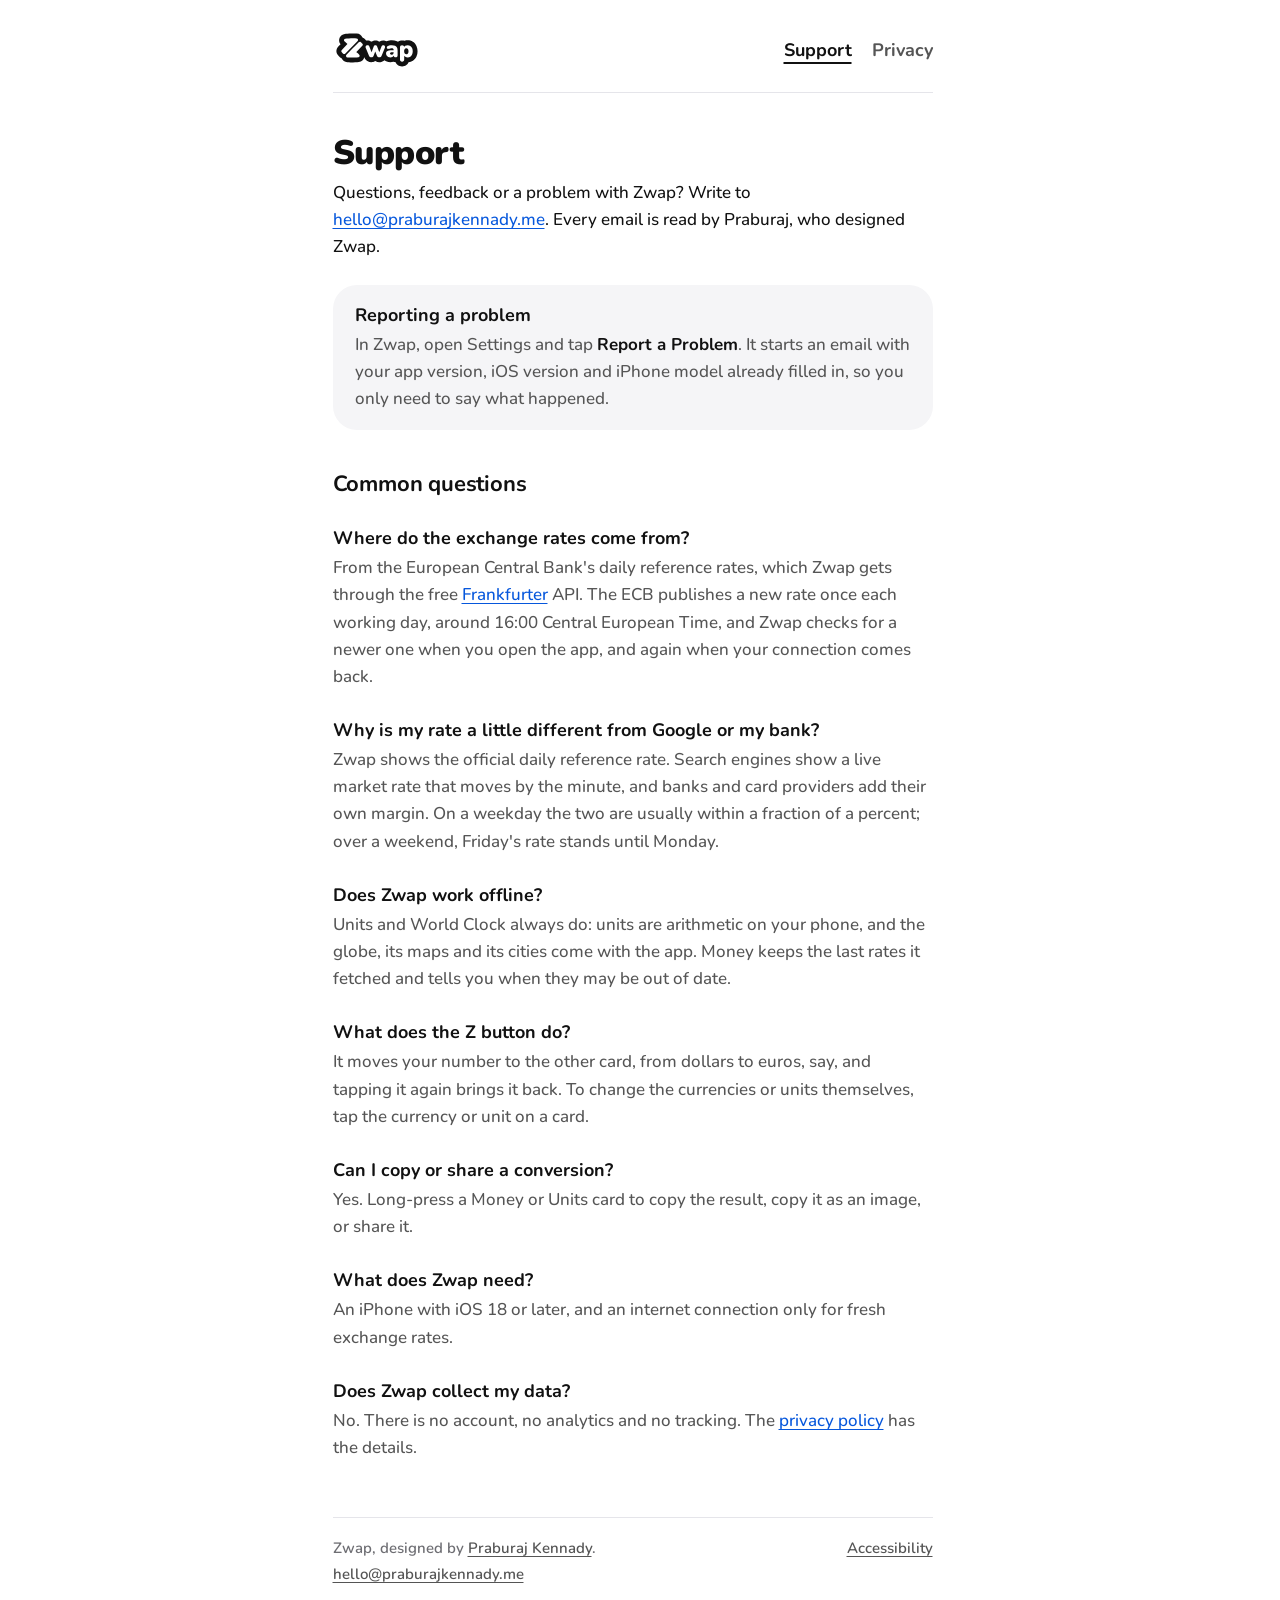
<file: support/index.html>
<!doctype html>
<html lang="en">
<head>
  <meta charset="utf-8">
  <meta name="viewport" content="width=device-width, initial-scale=1">
  <title>Zwap Support</title>
  <meta name="description" content="Help with Zwap: currency and unit conversion, and a world clock, for iPhone.">
  <meta name="color-scheme" content="light dark">
  <link rel="icon" href="../favicon.svg" type="image/svg+xml">
  <link rel="icon" href="../favicon.png" type="image/png" sizes="64x64">
  <link rel="apple-touch-icon" href="../apple-touch-icon.png">
  <link rel="preload" href="../assets/fonts/Nunito-Medium.ttf" as="font" type="font/ttf" crossorigin>
  <link rel="preload" href="../assets/fonts/Nunito-SemiBold.ttf" as="font" type="font/ttf" crossorigin>
  <link rel="preload" href="../assets/fonts/Nunito-Bold.ttf" as="font" type="font/ttf" crossorigin>
  <link rel="preload" href="../assets/fonts/Nunito-ExtraBold.ttf" as="font" type="font/ttf" crossorigin>
  <link rel="preload" href="../assets/fonts/Nunito-Black.ttf" as="font" type="font/ttf" crossorigin>
  <link rel="stylesheet" href="../assets/site.css">
  <link rel="expect" href="#site-footer" blocking="render">
  <script>
    // Names each change of page for the stylesheet: "zoom" to or from the home page or
    // Accessibility, and "slide-forward" or "slide-backward" between Support and Privacy,
    // the way the nav orders them.
    // The page before is read from the Navigation API, or the referrer; a back or forward
    // step without that API only fades, since the referrer can't say where it came from.
    (() => {
      const order = ["", "support", "privacy", "accessibility"];
      const place = (url) => order.indexOf(new URL(url, location.href).pathname.replace(/index\.html$/, "").split("/").filter(Boolean).pop() || "");
      const named = (from, to) => {
        const zooms = (page) => page === 0 || page === 3;
        return zooms(from) || zooms(to) ? "zoom" : to > from ? "slide-forward" : "slide-backward";
      };
      // Asked each time the page is shown: one the browser kept for Back comes back without
      // this script running again, and its referrer is then the page it first came from.
      let kept = false;
      addEventListener("pageshow", (event) => { kept = kept || event.persisted; });
      const before = () => {
        const activation = window.navigation && navigation.activation;
        const kind = activation ? activation.navigationType : (performance.getEntriesByType("navigation")[0] || {}).type;
        const from = activation ? activation.from && activation.from.url : (kept || kind === "back_forward" ? "" : document.referrer);
        return from && kind !== "reload" && new URL(from).origin === location.origin ? place(from) : -1;
      };
      if (before() >= 0) document.documentElement.dataset.arrived = "site";
      // The header is one fixed layer in every change. Only one scrolled out of view takes no
      // part: it would fly across the page to its place.
      const header = () => {
        const bar = document.querySelector(".site-header");
        const name = bar && bar.getBoundingClientRect().bottom <= 0 ? "none" : "";
        if (bar && bar.style.viewTransitionName !== name) bar.style.viewTransitionName = name;
      };
      // Arc loads no page of this site after the first: the next one is put in place of this
      // one (below). On Prabu's Mac (4 Oct 2026, Arc 1.164, Chromium 153) the whole page
      // blinked each time Arc loaded a page, with a transition and without one; changed in
      // place, it does not. Arc tells pages its theme colours, which is how it is known.
      // Where it does load a page, it gets no transition.
      const arc = () => {
        let known = false;
        try {
          known = sessionStorage.getItem("zwap-arc") === "1" || !!getComputedStyle(document.documentElement).getPropertyValue("--arc-palette-title").trim();
          if (known) sessionStorage.setItem("zwap-arc", "1");
        } catch (error) {}
        return known;
      };
      // Arc's colours reach a page only a second or two after it has loaded (they were still
      // missing 1.4s after a reload), so they are looked for until then, and the answer is
      // kept for the tab: a page loaded again knows at once.
      const looking = setInterval(() => { if (arc() || performance.now() > 5000) clearInterval(looking); }, 250);
      const off = (transition) => { transition.ready.catch(() => {}); transition.skipTransition(); };
      addEventListener("pageswap", (event) => {
        if (!event.viewTransition) return;
        if (arc()) off(event.viewTransition); else header();
      });
      addEventListener("pagereveal", (event) => {
        if (!event.viewTransition) return;
        if (arc()) { off(event.viewTransition); return; }
        header();
        const from = before(), here = place(location.href);
        if (from < 0 || here < 0 || from === here) return;
        event.viewTransition.types.add(named(from, here));
      });

      // A change made in place: the page asked for is fetched, its content takes the place
      // of this page's under the same transition, and the address, the title and the
      // browser's history follow as if it had been loaded. If anything fails, it is loaded.
      if (!window.navigation || !document.startViewTransition || !window.ViewTransition || !("types" in ViewTransition.prototype)) return;
      let shown = place(location.href);
      const pages = new Map();
      const address = (url) => { const at = new URL(url, location.href); return at.origin + at.pathname; };
      const fetched = (url) => {
        if (!pages.has(url)) {
          pages.set(url, fetch(url).then((reply) => reply.ok ? reply.text() : Promise.reject(new Error(reply.status))));
          pages.get(url).catch(() => pages.delete(url));
        }
        return pages.get(url);
      };
      const about = (page) => page.querySelector('meta[name="description"]');
      // A link pointed at or focused has its page fetched ahead, so the change starts at the click.
      const ahead = (event) => {
        const link = event.target.closest && event.target.closest("a[href]");
        if (link && link.origin === location.origin && place(link.href) >= 0 && place(link.href) !== shown && arc()) fetched(address(link.href));
      };
      addEventListener("pointerover", ahead);
      addEventListener("focusin", ahead);
      const change = async (event, there) => {
        try {
          const page = there === shown ? null : new DOMParser().parseFromString(await fetched(address(event.destination.url)), "text/html");
          if (event.signal.aborted) return;
          const next = page && page.querySelector(".page");
          if (page && !next) throw new Error("not a page of this site");
          const update = () => {
            if (next) {
              document.title = page.title;
              if (about(document) && about(page)) about(document).content = about(page).content;
              document.querySelector(".page").replaceWith(next);
              document.documentElement.dataset.arrived = "site";
            }
            // To the top, or back to where the page stood for a step back or forward.
            if (!event.signal.aborted) event.scroll();
            header();
          };
          header();
          const moving = next && !event.hasUAVisualTransition ? document.startViewTransition({ update, types: [named(shown, there)] }) : update();
          shown = there;
          // A change that another one overtakes ends early; that is not an error.
          if (moving) { moving.ready.catch(() => {}); moving.finished.catch(() => {}); await moving.updateCallbackDone; }
          // A loaded page is read from its start. Here focus goes to the new page's heading,
          // so a screen reader says where it now is and reads on from there.
          const heading = document.querySelector("h1");
          if (heading) {
            heading.tabIndex = -1;
            heading.addEventListener("blur", () => heading.removeAttribute("tabindex"), { once: true });
            heading.focus({ preventScroll: true });
          }
        } catch (error) {
          location.reload();
        }
      };
      navigation.addEventListener("navigate", (event) => {
        if (!event.canIntercept || event.hashChange || event.downloadRequest !== null || event.formData || event.navigationType === "reload") return;
        const there = place(event.destination.url);
        // A step back or forward between pages changed in place is answered in any browser:
        // for those the browser moves the address and nothing else. A new change is made in
        // place in Arc alone.
        if (there < 0 || (event.navigationType !== "traverse" && !arc())) return;
        // The address moves before the content does. Until then this page's links, written
        // relative to its own address, keep pointing where they did.
        if (there !== shown) for (const link of document.links) link.href = link.href;
        event.intercept({ scroll: "manual", focusReset: "manual", handler: () => change(event, there) });
      });
    })();
  </script>
</head>
<body>
  <div class="page">
    <header class="site-header">
      <a class="home-link" href="../" aria-label="Zwap home"><svg class="mark" viewBox="0 0 240 120" role="img" aria-label="Zwap" xmlns="http://www.w3.org/2000/svg"><path d="M35.0917 15.9143C42.3565 15.2399 52.4405 14.737 64.7718 15.1491C72.3185 15.4014 77.8459 19.9722 80.2882 25.8434C80.7121 26.04 81.1408 26.2529 81.5688 26.4949L82.4585 27.03L83.1399 27.4798C85.6836 29.2228 88.1925 31.6017 90.1961 34.1569C91.5562 33.9095 92.8597 33.8131 94.0456 33.8131L94.7039 33.8235C97.9224 33.926 101.56 34.8036 104.879 37.1814C104.901 37.1965 104.925 37.2103 104.946 37.2254C105.004 37.183 105.062 37.1406 105.121 37.0987C108.562 34.634 112.349 33.8131 115.638 33.8131L116.852 33.8493C119.743 34.0209 123.247 34.8544 126.467 37.2797C126.703 37.1134 126.947 36.9539 127.197 36.7963L127.195 36.7911C130.157 34.896 133.603 33.8133 137.293 33.8131C139.865 33.8131 143.228 34.2802 146.463 36.1009C148.856 35.255 151.314 34.5938 153.799 34.219C153.815 34.2166 153.833 34.2161 153.848 34.2138C156.11 33.8811 158.369 33.6839 160.588 33.6839C165.176 33.6839 169.989 34.33 174.446 36.2973C174.491 36.3169 174.539 36.3396 174.585 36.3594C174.63 36.3796 174.676 36.3983 174.721 36.4188C175.438 36.7357 176.133 37.0861 176.811 37.4658C180.522 34.6952 184.748 33.8131 188.327 33.8131L189.116 33.8286C191.042 33.8974 193.184 34.2302 195.329 35.0126C198.005 34.1135 200.789 33.6839 203.601 33.6839C208.532 33.6839 213.444 34.91 217.858 37.745C217.871 37.7532 217.886 37.7625 217.899 37.7708C217.92 37.7848 217.944 37.7982 217.966 37.8122C222.31 40.6042 225.506 44.4812 227.619 48.9666C229.815 53.6287 230.625 58.6534 230.625 63.5747C230.625 68.4749 229.792 73.422 227.655 78.038C225.561 82.5608 222.364 86.5052 217.963 89.3346C217.941 89.3491 217.918 89.3642 217.896 89.3786C217.884 89.3865 217.872 89.3966 217.86 89.4044C214.171 91.7745 210.132 93.0151 206.026 93.3596C205.19 95.5409 203.891 97.6968 201.95 99.6257L201.955 99.6309C201.927 99.6595 201.894 99.6852 201.865 99.7136C201.828 99.7508 201.793 99.7929 201.755 99.8299L201.75 99.8247C197.61 103.861 192.499 105 188.391 105C184.156 105 179.009 103.772 174.891 99.6309C172.954 97.6833 171.675 95.5119 170.853 93.3337C168.875 93.3294 166.697 93.0456 164.52 92.3178C162.035 93.1266 159.525 93.4655 157.106 93.4655C153.025 93.4654 148.862 92.7026 144.925 90.8133C144.89 90.7964 144.855 90.7788 144.82 90.7616C143.151 89.9424 141.568 88.946 140.104 87.7707C139.32 88.5452 138.45 89.2779 137.478 89.9421C133.954 92.351 130.032 93.3363 126.271 93.3363C122.685 93.3362 118.867 92.4552 115.381 90.1903C111.882 92.4907 108.055 93.3363 104.55 93.3363C100.949 93.3362 97.1377 92.4555 93.6496 90.211C93.5466 90.1447 93.4447 90.0759 93.3436 90.0068C89.7133 87.5246 87.4474 84.1389 86.0689 80.9048C86.0468 80.853 86.0234 80.8018 86.002 80.7497L85.5057 79.5425C83.8283 86.1962 78.2315 91.8071 70.5499 92.6357C63.4056 93.4065 52.6966 94.0872 39.2138 93.6517C31.598 93.4055 26.0416 88.7682 23.628 82.8333C23.0047 82.5328 22.3744 82.1892 21.7431 81.7889C17.9576 79.3883 14.1256 75.4912 11.7863 71.5625C6.21425 62.2035 11.6633 53.6963 14.4915 50.6909L20.6117 44.1869C11.7961 33.4788 18.8358 17.6734 32.1525 16.2116L35.0917 15.9143Z" class="outline"/><path fill-rule="evenodd" clip-rule="evenodd" d="M64.3334 28.3764C50.9128 27.9279 40.381 28.6226 33.5807 29.3691C30.1637 29.7442 28.681 33.7289 31.1541 36.1922C33.3161 38.3456 35.4899 40.2987 37.1219 41.7125C37.9383 42.4197 38.6202 42.9927 39.0983 43.3895C39.1771 43.4548 39.2504 43.5154 39.3178 43.5711L24.0564 59.7876C22.8589 61.06 22.0329 63.0002 23.0834 64.7646C24.3406 66.8761 26.6939 69.2797 28.7665 70.5941C30.5519 71.7264 32.5387 70.8611 33.8166 69.5915C35.1333 68.2834 36.4634 66.9638 37.8037 65.6343C47.4981 56.0169 57.7289 45.8672 67.3013 35.6999C69.872 32.9695 68.0882 28.5019 64.3334 28.3764ZM69.1455 79.476C62.5588 80.1867 52.4617 80.8385 39.6359 80.4242C35.874 80.3025 34.0945 75.8255 36.6783 73.0994C46.3507 62.894 57.1634 52.2157 66.9242 42.5762C68.0821 41.4328 69.2337 40.2953 70.3584 39.1836C71.6357 37.9209 73.6181 37.0643 75.3951 38.1996C77.3741 39.4639 79.6025 41.7252 80.8283 43.7336C81.9057 45.4992 81.0743 47.4535 79.8649 48.728L63.7836 65.6752L63.9621 65.8221C64.4172 66.1975 65.0665 66.7404 65.8455 67.4109C67.4026 68.7513 69.4808 70.6055 71.5606 72.6567C74.0518 75.1137 72.5702 79.1066 69.1455 79.476Z" class="shape"/><path d="M126.274 66.4234L120.342 50.4195C119.912 49.2962 119.332 48.4538 118.601 47.8921C117.871 47.3305 116.883 47.0497 115.637 47.0497C114.476 47.0497 113.509 47.3305 112.736 47.8921C112.006 48.4106 111.425 49.253 110.996 50.4195L105.155 66.1758L99.6518 51.6508C98.9642 49.8363 98.1908 48.6266 97.3314 48.0217C96.472 47.3737 95.3763 47.0497 94.0442 47.0497C92.4973 47.0497 91.2727 47.3953 90.3703 48.0865C89.5109 48.7346 88.9953 49.6202 88.8234 50.7435C88.6515 51.8236 88.8449 53.0333 89.4035 54.3726L98.1693 75.6932C98.8139 77.2053 99.6733 78.3286 100.747 79.0631C101.822 79.7543 103.089 80.1 104.55 80.1C106.054 80.1 107.322 79.7327 108.353 78.9983C109.384 78.2206 110.201 77.0541 110.802 75.4988L115.21 63.8648L119.89 75.6284C120.535 77.1405 121.373 78.2638 122.404 78.9983C123.478 79.7327 124.768 80.1 126.271 80.1C127.732 80.1 129 79.7327 130.074 78.9983C131.149 78.2638 131.986 77.1405 132.588 75.6284L141.289 54.4374C141.848 53.1413 142.063 51.9316 141.934 50.8083C141.848 49.685 141.418 48.7778 140.645 48.0865C139.871 47.3953 138.754 47.0497 137.293 47.0497C136.219 47.0497 135.209 47.3521 134.264 47.9569C133.319 48.5186 132.545 49.6202 131.944 51.262L126.274 66.4234Z" class="shape"/><path fill-rule="evenodd" clip-rule="evenodd" d="M166.839 78.6094C166.053 77.7434 165.609 76.5327 165.508 74.9773C165.243 75.7446 164.87 76.4369 164.39 77.0541C163.616 78.0478 162.607 78.8255 161.36 79.3871C160.114 79.9487 158.696 80.2296 157.106 80.2296C154.657 80.2296 152.487 79.7759 150.597 78.8687C148.749 77.9614 147.288 76.7301 146.214 75.1748C145.182 73.5763 144.667 71.7618 144.667 69.7312C144.667 67.3983 145.268 65.5621 146.471 64.2228C147.675 62.8836 149.608 61.9331 152.272 61.3715C154.936 60.7666 158.481 60.4642 162.907 60.4642H165.357V59.5569C165.357 58.0016 164.948 56.8999 164.132 56.2519C163.359 55.6039 162.005 55.2798 160.071 55.2798C159.04 55.2798 157.88 55.4094 156.591 55.6687C155.302 55.8847 153.862 56.2951 152.272 56.8999C151.112 57.332 150.124 57.3968 149.307 57.0944C148.491 56.7919 147.846 56.2735 147.374 55.5391C146.944 54.8046 146.729 54.0053 146.729 53.1413C146.772 52.2772 147.052 51.4564 147.567 50.6787C148.126 49.9011 148.964 49.2962 150.081 48.8642C152.143 48.0865 154.034 47.5681 155.753 47.3089C157.515 47.0497 159.126 46.9201 160.587 46.9201C164.111 46.9201 167.011 47.4385 169.288 48.4754C171.609 49.469 173.328 51.0243 174.445 53.1413C175.605 55.215 176.185 57.8936 176.185 61.177V74.2675C176.185 76.1685 175.734 77.6158 174.831 78.6094C173.929 79.6031 172.619 80.1 170.9 80.1C169.138 80.1 167.784 79.6031 166.839 78.6094ZM158.718 66.2966C159.835 66.0374 161.232 65.9078 162.907 65.9078H165.357V67.0742C165.357 68.1975 165.099 69.1912 164.583 70.0553C164.068 70.8761 163.38 71.5242 162.521 71.9994C161.704 72.4746 160.759 72.7122 159.685 72.7122C158.353 72.7122 157.321 72.3882 156.591 71.7402C155.903 71.0921 155.56 70.2713 155.56 69.2776C155.56 68.4999 155.817 67.8735 156.333 67.3983C156.849 66.8798 157.644 66.5126 158.718 66.2966Z" class="shape"/><path fill-rule="evenodd" clip-rule="evenodd" d="M192.515 48.5402C193.325 49.3542 193.803 50.4583 193.949 51.8523C194.642 50.6122 195.668 49.573 197.027 48.7346C198.961 47.5249 201.152 46.9201 203.601 46.9201C206.351 46.9201 208.758 47.5897 210.82 48.929C212.926 50.2683 214.559 52.1692 215.719 54.6318C216.879 57.0944 217.459 60.0754 217.459 63.5748C217.459 66.9878 216.879 69.9472 215.719 72.453C214.559 74.9588 212.926 76.8813 210.82 78.2206C208.758 79.5599 206.351 80.2296 203.601 80.2296C201.238 80.2296 199.111 79.6679 197.22 78.5446C195.912 77.7675 194.903 76.825 194.191 75.7171V85.9323C194.191 87.8333 193.675 89.2806 192.644 90.2743C191.656 91.2679 190.238 91.7648 188.39 91.7648C186.585 91.7648 185.189 91.2679 184.201 90.2743C183.212 89.2806 182.718 87.8333 182.718 85.9323V52.8173C182.718 50.9595 183.191 49.5338 184.136 48.5402C185.124 47.5465 186.521 47.0497 188.326 47.0497C190.173 47.0497 191.57 47.5465 192.515 48.5402ZM203.021 70.8977C202.162 71.4593 201.152 71.7402 199.992 71.7402C198.23 71.7402 196.791 71.0921 195.673 69.796C194.556 68.4999 193.998 66.4262 193.998 63.5748C193.998 61.6307 194.255 60.0754 194.771 58.9089C195.287 57.6992 195.996 56.8135 196.898 56.2519C197.8 55.6903 198.832 55.4094 199.992 55.4094C201.711 55.4094 203.129 56.0575 204.246 57.3536C205.363 58.6065 205.922 60.6802 205.922 63.5748C205.922 65.4757 205.664 67.031 205.148 68.2407C204.633 69.4072 203.924 70.2929 203.021 70.8977Z" class="shape"/></svg></a>
      <nav class="site-nav" aria-label="Site"><a href="../support/" aria-current="page">Support</a><a href="../privacy/">Privacy</a></nav>
    </header>
    <main>
      <h1>Support</h1>
      <p class="lede">Questions, feedback or a problem with Zwap? Write to <a href="mailto:hello@praburajkennady.me">hello@praburajkennady.me</a>. Every email is read by Praburaj, who designed Zwap.</p>
      <div class="card">
        <h2>Reporting a problem</h2>
        <p>In Zwap, open Settings and tap <strong>Report a Problem</strong>. It starts an email with your app version, iOS version and iPhone model already filled in, so you only need to say what happened.</p>
      </div>
      <h2>Common questions</h2>
      <h3>Where do the exchange rates come from?</h3>
      <p>From the European Central Bank's daily reference rates, which Zwap gets through the free <a href="https://frankfurter.dev">Frankfurter</a> API. The ECB publishes a new rate once each working day, around 16:00 Central European Time, and Zwap checks for a newer one when you open the app, and again when your connection comes back.</p>
      <h3>Why is my rate a little different from Google or my bank?</h3>
      <p>Zwap shows the official daily reference rate. Search engines show a live market rate that moves by the minute, and banks and card providers add their own margin. On a weekday the two are usually within a fraction of a percent; over a weekend, Friday's rate stands until Monday.</p>
      <h3>Does Zwap work offline?</h3>
      <p>Units and World Clock always do: units are arithmetic on your phone, and the globe, its maps and its cities come with the app. Money keeps the last rates it fetched and tells you when they may be out of date.</p>
      <h3>What does the Z button do?</h3>
      <p>It moves your number to the other card, from dollars to euros, say, and tapping it again brings it back. To change the currencies or units themselves, tap the currency or unit on a card.</p>
      <h3>Can I copy or share a conversion?</h3>
      <p>Yes. Long-press a Money or Units card to copy the result, copy it as an image, or share it.</p>
      <h3>What does Zwap need?</h3>
      <p>An iPhone with iOS 18 or later, and an internet connection only for fresh exchange rates.</p>
      <h3>Does Zwap collect my data?</h3>
      <p>No. There is no account, no analytics and no tracking. The <a href="../privacy/">privacy policy</a> has the details.</p>
    </main>
    <footer class="site-footer" id="site-footer">
      <p>Zwap, designed by <a href="https://praburajkennady.me">Praburaj Kennady</a>.</p>
      <p><a href="mailto:hello@praburajkennady.me">hello@praburajkennady.me</a></p>
      <p class="footer-pages"><a href="../accessibility/">Accessibility</a></p>
    </footer>
  </div>
</body>
</html>
</file>
<file: assets/site.css>
@font-face { font-family: "Nunito"; font-weight: 500; font-display: swap; src: url("fonts/Nunito-Medium.ttf") format("truetype"); }
@font-face { font-family: "Nunito"; font-weight: 600; font-display: swap; src: url("fonts/Nunito-SemiBold.ttf") format("truetype"); }
@font-face { font-family: "Nunito"; font-weight: 700; font-display: swap; src: url("fonts/Nunito-Bold.ttf") format("truetype"); }
@font-face { font-family: "Nunito"; font-weight: 800; font-display: swap; src: url("fonts/Nunito-ExtraBold.ttf") format("truetype"); }
@font-face { font-family: "Nunito"; font-weight: 900; font-display: swap; src: url("fonts/Nunito-Black.ttf") format("truetype"); }

/* Zwap's design tokens (CLAUDE.md), day and night. */
:root {
  --base: #FFFFFF; --raised: #F5F5F7; --inverse: #111111;
  --text: #111111; --text-2: #555555; --muted: #6E6E73;
  --line: #E5E5EA; --accent: #0657DC;
  --ease-out: cubic-bezier(0.23, 1, 0.32, 1);
  --ease-drift: cubic-bezier(0.16, 1, 0.3, 1);  /* the app's moduleDrift */
  color-scheme: light;
}
@media (prefers-color-scheme: dark) {
  :root:not([data-theme="light"]) {
    --base: #0A0A0A; --raised: #1C1C1E; --inverse: #F5F5F5;
    --text: #F5F5F5; --text-2: #AEAEB2; --muted: #8A8A8F;
    --line: #38383A; --accent: #5896FF;
    color-scheme: dark;
  }
}
:root[data-theme="dark"] {
  --base: #0A0A0A; --raised: #1C1C1E; --inverse: #F5F5F5;
  --text: #F5F5F5; --text-2: #AEAEB2; --muted: #8A8A8F;
  --line: #38383A; --accent: #5896FF;
  color-scheme: dark;
}

* { box-sizing: border-box; }
/* The gutter is kept on short pages too, so a page that scrolls and one that fits are laid
   out the same width, and nothing steps sideways between them. */
html { -webkit-text-size-adjust: 100%; scrollbar-gutter: stable; }
/* Type is the app's own scale (CLAUDE.md ▸ Typography), size, line height, weight and
   tracking, with one exception: running text. The app has no style for reading paragraphs,
   and its Body, 16 Bold, is heavy over a page, so the site reads at 17px Medium, 1.6. */
body {
  margin: 0; background: var(--base); color: var(--text);
  font: 500 17px/1.6 "Nunito", ui-rounded, -apple-system, system-ui, "Segoe UI", sans-serif;
}
.page { max-width: 40rem; margin: 0 auto; padding: 28px 20px 56px; }

.site-header { display: flex; align-items: center; justify-content: space-between; gap: 16px;
  padding-bottom: 20px; border-bottom: 1px solid var(--line); }
.home-link { display: block; border-radius: 12px; }
.mark { display: block; width: 88px; height: auto; }
.mark .outline { fill: var(--inverse); }
.mark .shape { fill: var(--base); }
.site-nav { display: flex; gap: 20px; }
/* Title 2: 18 / 24, Bold. */
.site-nav a { color: var(--text-2); font-size: 18px; line-height: 24px; font-weight: 700;
  text-decoration: none; padding: 8px 0;
  transition: color 150ms ease; }
@media (hover: hover) and (pointer: fine) { .site-nav a:hover { color: var(--text); } }
.site-nav a[aria-current="page"] { color: var(--text); text-decoration: underline;
  text-decoration-thickness: 2px; text-underline-offset: 6px; }

/* Display: 34 / 40, Black, -0.5. */
h1 { font-weight: 900; font-size: 34px; line-height: 40px; letter-spacing: -0.5px;
  margin: 40px 0 6px; text-wrap: balance; }
/* Where a page is changed in place (the script in each page's head), its heading takes focus
   for a screen reader to read on from. It is not a control, so it shows no ring. */
h1:focus { outline: none; }
/* Title 1: 22 / 28, Bold, -0.2. */
h2 { font-weight: 700; font-size: 22px; line-height: 28px; letter-spacing: -0.2px;
  margin: 40px 0 6px; text-wrap: balance; }
/* Title 2: 18 / 24, Bold. */
h3 { font-weight: 700; font-size: 18px; line-height: 24px; margin: 28px 0 4px; text-wrap: balance; }
p, li { color: var(--text-2); }
p { margin: 0 0 14px; }
ul { padding-left: 1.2em; margin: 0 0 14px; }
li { margin: 4px 0; }
strong { color: var(--text); font-weight: 700; }
/* Callout: 15 / 20, SemiBold. */
.meta { color: var(--muted); font-size: 15px; line-height: 20px; font-weight: 600; margin: 0 0 24px; }
/* The reading style, in the primary colour. */
.lede { color: var(--text); }

a { color: var(--accent); text-underline-offset: 3px; }
a:focus-visible { outline: 3px solid var(--accent); outline-offset: 3px; border-radius: 6px; }

.card { background: var(--raised); border-radius: 24px; padding: 18px 22px; margin: 24px 0; }
.card p:last-child { margin-bottom: 0; }
.card h2 { font-size: 18px; line-height: 24px; letter-spacing: 0; margin: 0 0 4px; }

/* The home page fills the window. Its content stands midway between the top of the window
   and the footer's rule, and the footer at the window's foot. In a window too short for
   both, the page scrolls, and the content keeps 84px above it and below it. */
.home { display: flex; flex-direction: column; min-height: 100vh; min-height: 100svh; }
.home main { flex: 1; display: flex; flex-direction: column; justify-content: center; }
.hero { text-align: center; padding: 56px 0 28px; }
.hero .mark { width: min(240px, 70vw); margin: 0 auto 28px; }
/* The home page's line under the logo is the app's Title 2: 18 / 24, Bold (Prabu, 13 Oct 2026). */
.hero .lede { font-size: 18px; line-height: 24px; font-weight: 700; }
.hero h1 { position: absolute; width: 1px; height: 1px; overflow: hidden; clip: rect(0 0 0 0); }
.links { display: flex; justify-content: center; gap: 12px; flex-wrap: wrap; margin: 28px 0 0; }
/* Title 2, as the app's button labels are. */
.links a { background: var(--raised); color: var(--text); font-size: 18px; line-height: 24px;
  font-weight: 700; text-decoration: none;
  padding: 12px 22px; border-radius: 999px;
  transition: background-color 150ms ease, transform 160ms var(--ease-out); }
@media (hover: hover) and (pointer: fine) { .links a:hover { background: var(--line); } }
.links a:active { transform: scale(0.97); }
@media (prefers-reduced-motion: reduce) { .links a:active { transform: none; } }

/* The footer's two lines stand on the left, and its link to another page of the site on
   the right, on the first line, as the header sets its logo and its nav. On a phone there
   is no room beside the first line, and the link goes under the other two. */
.site-footer { margin-top: 56px; padding-top: 20px; border-top: 1px solid var(--line);
  color: var(--muted); font-size: 15px; line-height: 20px; font-weight: 600; /* Callout */
  display: grid; grid-template-columns: 1fr auto; column-gap: 16px; }
.site-footer p { color: var(--muted); margin: 0 0 6px; grid-column: 1; }
.site-footer .footer-pages { grid-column: 2; grid-row: 1; }
.site-footer a { color: var(--text-2); }

@media (max-width: 480px) {
  /* Headline: 28 / 34, ExtraBold, -0.3. */
  h1 { font-size: 28px; line-height: 34px; font-weight: 800; letter-spacing: -0.3px; }
  .site-nav { gap: 16px; }
  .site-footer { display: block; }
}

/* Page transitions. The header is one fixed layer: it never moves with a page or scales,
   and only the content under it changes.
   - Between Support and Privacy the content changes as the app's tabs do (Motion.moduleFade,
     moduleDrift, moduleShift): a 0.1s crossfade while the old content drifts 32px towards
     its side of the nav and the new comes in 32px from its own, landing in 0.25s. Chosen by
     Prabu from five versions tried side by side (4 Oct 2026).
   - To or from the home page or Accessibility, the old content scales down and fades out,
     and the new zooms in to its size as it fades in after it.
   What moves is the root, the picture of the whole view less the header, so a zoom is about
   the middle of the window however long the page is and however far it is scrolled. The
   small script in each page's head names the kind of change; without it, or under Reduce
   Motion, the content only crossfades. In Arc the same script changes the page in place
   instead of loading the next one, under these same rules. */
@view-transition { navigation: auto; }
.site-header { view-transition-name: site-header; }
/* What shows around the content while it is scaled down or moved aside. */
::view-transition { background: var(--base); }
/* The change lasts as long as its content takes, and no longer. */
::view-transition-group(root) { animation: none; }
/* The header keeps still. It is drawn from the new page from the first frame: its picture
   from the old page is not relied on, since Chrome sometimes hands that one over blank when
   the click comes soon after a page has loaded, and the header blinked. Where the old page
   was scrolled a little, the header glides back to its place. */
::view-transition-group(site-header) { animation-duration: 200ms; animation-timing-function: var(--ease-out); }
::view-transition-old(site-header) { animation: none; opacity: 0; }
::view-transition-new(site-header) { animation: none; mix-blend-mode: normal; }
/* The content crossfades: 0.1s ease-out, the app's moduleFade. Where only one of the two
   pages shows a header (the home page has none), it fades where it stands, with the content. */
::view-transition-old(root), ::view-transition-old(site-header):only-child {
  animation: zwap-page-out 100ms ease-out both; opacity: 1; }
::view-transition-new(root), ::view-transition-new(site-header):only-child {
  animation: zwap-page-in 100ms ease-out both; }
@media (prefers-reduced-motion: no-preference) {
  :root:active-view-transition-type(slide-forward)::view-transition-old(root) {
    animation: zwap-page-out 100ms ease-out both, zwap-drift-to-left 250ms var(--ease-drift) both; }
  :root:active-view-transition-type(slide-forward)::view-transition-new(root) {
    animation: zwap-page-in 100ms ease-out both, zwap-drift-from-right 250ms var(--ease-drift) both; }
  :root:active-view-transition-type(slide-backward)::view-transition-old(root) {
    animation: zwap-page-out 100ms ease-out both, zwap-drift-to-right 250ms var(--ease-drift) both; }
  :root:active-view-transition-type(slide-backward)::view-transition-new(root) {
    animation: zwap-page-in 100ms ease-out both, zwap-drift-from-left 250ms var(--ease-drift) both; }
  :root:active-view-transition-type(zoom)::view-transition-old(root) {
    animation: zwap-page-out 150ms linear both, zwap-zoom-out 150ms ease both; }
  :root:active-view-transition-type(zoom)::view-transition-new(root) {
    animation: zwap-page-in 180ms var(--ease-out) 90ms both,
      zwap-zoom-in 270ms var(--ease-out) 90ms both; }
  :root:active-view-transition-type(zoom)::view-transition-old(site-header):only-child {
    animation: zwap-page-out 150ms linear both; }
  :root:active-view-transition-type(zoom)::view-transition-new(site-header):only-child {
    animation: zwap-page-in 180ms var(--ease-out) 90ms both; }
}
@keyframes zwap-page-out { to { opacity: 0; } }
@keyframes zwap-page-in { from { opacity: 0; } }
@keyframes zwap-drift-to-left { to { transform: translateX(-32px); } }
@keyframes zwap-drift-from-right { from { transform: translateX(32px); } }
@keyframes zwap-drift-to-right { to { transform: translateX(32px); } }
@keyframes zwap-drift-from-left { from { transform: translateX(-32px); } }
@keyframes zwap-zoom-out { to { transform: scale(0.94); } }
@keyframes zwap-zoom-in { from { transform: scale(0.92); } }
/* Coming back to the home page from another page doesn't replay the logo's splash: like the
   app's launch, it plays when you arrive. */
[data-arrived="site"] .splash, [data-arrived="site"] .splash * { animation: none !important; }

/* ZWAP-SPLASH START: the home logo plays the app's launch splash (ZwapSplash.swift,
   SplashMotion), in CSS alone. Every time and easing is the app's, warped per scene as the
   app plays it. Reduced Motion, or a browser without CSS linear(), shows the logo still. */
:root {
  --zwap-ease-out-back: linear(0, 0.0952, 0.185, 0.2695, 0.3489, 0.4233, 0.4929, 0.5578, 0.6182, 0.6742, 0.726, 0.7737, 0.8174, 0.8573, 0.8936, 0.9264, 0.9558, 0.982, 1.0051, 1.0253, 1.0428, 1.0576, 1.0699, 1.0799, 1.0877, 1.0935, 1.0973, 1.0995, 1.1, 1.0991, 1.0968, 1.0934, 1.089, 1.0837, 1.0777, 1.0711, 1.0641, 1.0568, 1.0494, 1.042, 1.0348, 1.0278, 1.0213, 1.0154, 1.0103, 1.006, 1.0028, 1.0007, 1);
  --zwap-ease-in-out-back: linear(0, -0.0021, -0.008, -0.0168, -0.0277, -0.0401, -0.053, -0.0658, -0.0776, -0.0877, -0.0952, -0.0995, -0.0997, -0.095, -0.0847, -0.068, -0.0441, -0.0122, 0.0285, 0.0787, 0.1392, 0.2108, 0.2943, 0.3904, 0.5, 0.6096, 0.7057, 0.7892, 0.8608, 0.9213, 0.9715, 1.0122, 1.0441, 1.068, 1.0847, 1.095, 1.0997, 1.0995, 1.0952, 1.0877, 1.0776, 1.0658, 1.053, 1.0401, 1.0277, 1.0168, 1.008, 1.0021, 1);
  --zwap-ease-in-out-cubic: linear(0, 0, 0.0003, 0.001, 0.0023, 0.0045, 0.0078, 0.0124, 0.0185, 0.0264, 0.0362, 0.0481, 0.0625, 0.0795, 0.0992, 0.1221, 0.1481, 0.1777, 0.2109, 0.2481, 0.2894, 0.335, 0.3851, 0.4401, 0.5, 0.5599, 0.6149, 0.665, 0.7106, 0.7519, 0.7891, 0.8223, 0.8519, 0.8779, 0.9008, 0.9205, 0.9375, 0.9519, 0.9638, 0.9736, 0.9815, 0.9876, 0.9922, 0.9955, 0.9977, 0.999, 0.9997, 1, 1);
}
.splash { overflow: visible; }
.splash g { transform-box: view-box; }
.splash-outline { fill: var(--inverse); stroke: var(--inverse); stroke-width: 26.433; stroke-linejoin: round; }
.splash-fill { fill: var(--base); }
.z-travel, .z-bump, .z-turn, .arrow { transform-origin: 51.9641px 54.3944px; }
.l-w { transform-origin: 115.3666px 63.5748px; }
.l-a { transform-origin: 160.426px 63.5748px; }
.l-p { transform-origin: 200.0885px 69.3424px; }
/* Past 90° the app draws the Z a half turn back, so it lands exactly as drawn: copy A turns
   0° → 180° and shows until the halfway point, copy B turns −180° → 0° and shows after. */
.z-turn-a { opacity: 0; }
@media (prefers-reduced-motion: no-preference) {
  .splash .z-turn-a .arrow-top { animation: zwap-arrow-top 0.33s var(--zwap-ease-out-back) 0.06s backwards,
    zwap-fade-in 0.09s var(--zwap-ease-in-out-cubic) 0.06s backwards; }
  .splash .z-turn-a .arrow-bottom { animation: zwap-arrow-bottom 0.33s var(--zwap-ease-out-back) 0.18s backwards,
    zwap-fade-in 0.09s var(--zwap-ease-in-out-cubic) 0.18s backwards; }
  .splash .z-travel { animation: zwap-travel 0.51s var(--zwap-ease-in-out-cubic) 0.81s backwards; }
  .splash .z-bump { animation: zwap-bump 0.6s var(--zwap-ease-in-out-cubic) 0.75s backwards; }
  .splash .z-turn-a { animation: zwap-turn-a 0.6s var(--zwap-ease-in-out-back) 0.75s backwards,
    zwap-shown 1.05s linear; }
  .splash .z-turn-b { animation: zwap-turn-b 0.6s var(--zwap-ease-in-out-back) 0.75s backwards,
    zwap-hidden 1.05s linear; }
  .splash-outline .l-w { animation: zwap-bloom 0.21s var(--zwap-ease-out-back) 1.08s backwards; }
  .splash-fill .l-w { animation: zwap-bloom 0.216s var(--zwap-ease-out-back) 1.164s backwards; }
  .splash-outline .l-a { animation: zwap-bloom 0.21s var(--zwap-ease-out-back) 1.158s backwards; }
  .splash-fill .l-a { animation: zwap-bloom 0.216s var(--zwap-ease-out-back) 1.242s backwards; }
  .splash-outline .l-p { animation: zwap-bloom 0.21s var(--zwap-ease-out-back) 1.236s backwards; }
  .splash-fill .l-p { animation: zwap-bloom 0.216s var(--zwap-ease-out-back) 1.32s backwards; }
}
@keyframes zwap-arrow-top { from { transform: translate(-34.0426px, 34.0426px) scale(0.55); } }
@keyframes zwap-arrow-bottom { from { transform: translate(34.0426px, -34.0426px) scale(0.55); } }
@keyframes zwap-fade-in { from { opacity: 0; } }
@keyframes zwap-travel { from { transform: translate(68.0359px, 5.6056px) scale(1.1433); } }
@keyframes zwap-bump { 50% { transform: scale(0.86); } }
@keyframes zwap-turn-a { from { transform: rotate(0deg); } to { transform: rotate(180deg); } }
@keyframes zwap-turn-b { from { transform: rotate(-180deg); } }
@keyframes zwap-shown { from, to { opacity: 1; } }
@keyframes zwap-hidden { from, to { opacity: 0; } }
@keyframes zwap-bloom { from { transform: scale(0); } }
/* ZWAP-SPLASH END */
</file>
